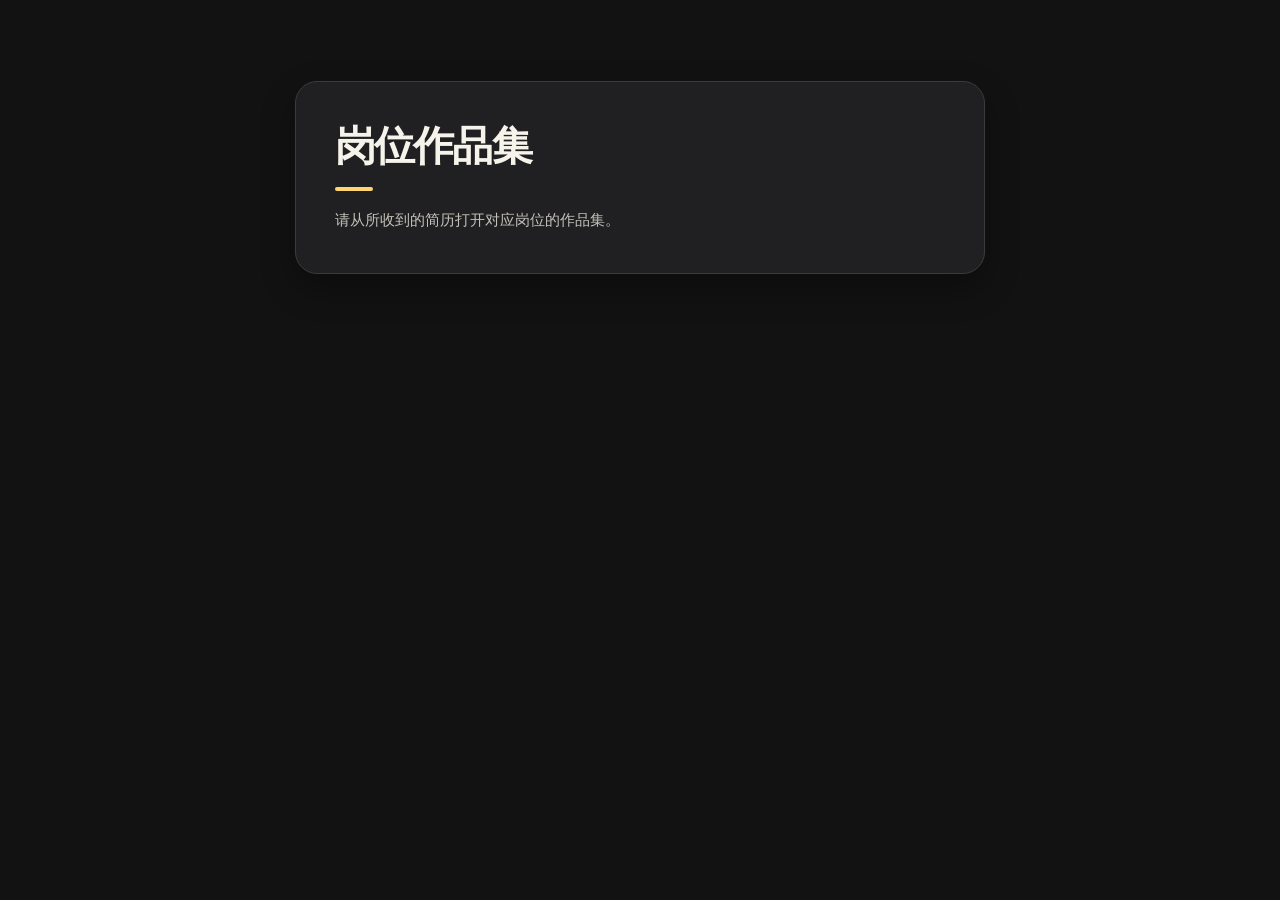
<file: index.html>
<!doctype html>
<html lang="zh-CN"><head><meta charset="utf-8"><meta name="robots" content="noindex,nofollow">
<meta name="viewport" content="width=device-width, initial-scale=1"><link rel="stylesheet" href="assets/vcard.css">
<title>岗位作品集</title></head><body class="preview-directory"><main class="workspace">
<h1 class="view-heading">岗位作品集</h1><p class="intro">请从所收到的简历打开对应岗位的作品集。</p>
</main></body></html>
</file>
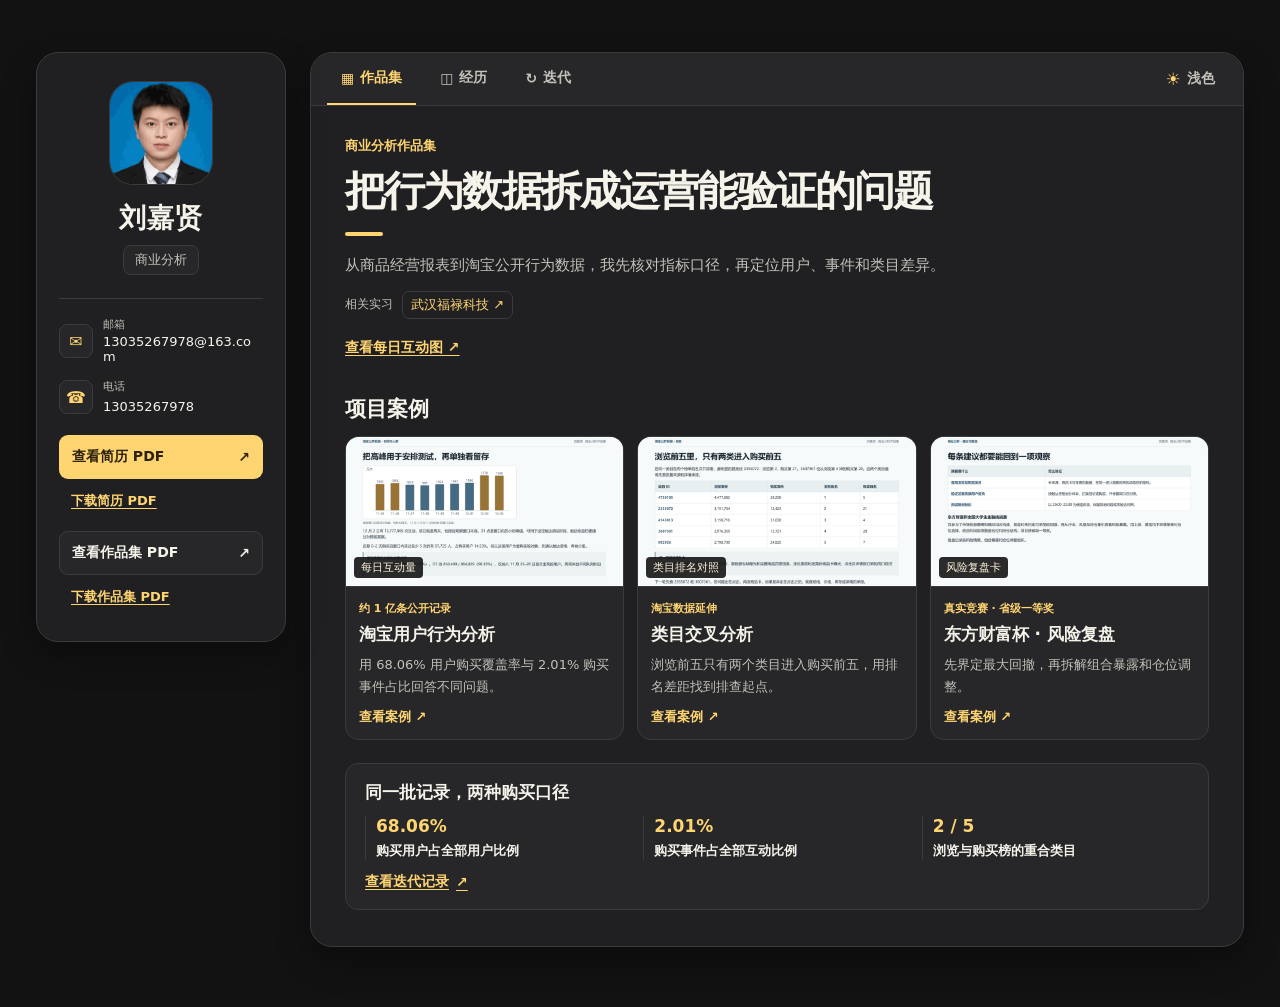
<file: business-analysis/index.html>
<!DOCTYPE html>

<html lang="zh-CN">
<head>
<meta charset="utf-8"/>
<meta content="width=device-width, initial-scale=1" name="viewport"/>
<meta content="noindex,nofollow" name="robots"/>
<meta content="从商品经营报表到淘宝公开行为数据，我先核对指标口径，再定位用户、事件和类目差异。" name="description"/>
<link href="../assets/favicon.svg" rel="icon"/>
<link href="../assets/vcard.css?v=pdf-access-1" rel="stylesheet"/>
<script defer="" src="../assets/vcard.js"></script>
<title>刘嘉贤｜商业分析作品集</title>
</head>
<body>
<a class="skip-link" href="#cases">跳到作品集</a>
<div class="vcard-layout">
<aside aria-label="个人名片" class="profile">
<div class="profile-main">
<img alt="刘嘉贤的证件照" class="portrait" height="104" src="../assets/portrait.png" width="104"/>
<div class="identity"><strong>刘嘉贤</strong><span>商业分析</span></div>
</div>
<div class="profile-body">
<ul class="contact-list">
<li><span aria-hidden="true" class="contact-icon">✉</span><div><span>邮箱</span><a href="mailto:13035267978@163.com">13035267978@163.com</a></div></li>
<li><span aria-hidden="true" class="contact-icon">☎</span><div><span>电话</span><a href="tel:13035267978">13035267978</a></div></li></ul>
<div aria-label="简历与作品集 PDF" class="profile-actions" role="group">
<div class="pdf-actions"><a class="button primary" href="../downloads/liujiaxian-business-analysis-resume.pdf" type="application/pdf">查看简历 PDF<span aria-hidden="true">↗</span></a><a class="pdf-download" href="../downloads/liujiaxian-business-analysis-resume.pdf" download type="application/pdf">下载简历 PDF</a></div>
<div class="pdf-actions"><a class="button secondary" href="../downloads/liujiaxian-business-analysis-portfolio.pdf" type="application/pdf">查看作品集 PDF<span aria-hidden="true">↗</span></a><a class="pdf-download" href="../downloads/liujiaxian-business-analysis-portfolio.pdf" download type="application/pdf">下载作品集 PDF</a></div></div>
</div>
</aside>
<main class="workspace">
<div class="toolbar">
<nav aria-label="作品集导航" class="tabs"><a data-tab="cases" href="#cases"><span aria-hidden="true">▦</span>作品集</a><a data-tab="profile" href="#profile"><span aria-hidden="true">◫</span>经历</a><a data-tab="evidence" href="#evidence"><span aria-hidden="true">↻</span>迭代</a></nav>
<button aria-label="切换为浅色模式" aria-pressed="false" class="theme-toggle" hidden="" type="button"><span aria-hidden="true" data-theme-icon="">☀</span><span data-theme-label="">浅色</span></button>
</div>
<section aria-labelledby="projects-title" class="view" data-view="cases" id="cases">
<p class="role-line">商业分析作品集</p>
<h1 class="view-heading" id="projects-title" tabindex="-1">把行为数据拆成运营能验证的问题</h1>
<p class="intro">从商品经营报表到淘宝公开行为数据，我先核对指标口径，再定位用户、事件和类目差异。</p>
<div class="internship-entry"><span>相关实习</span><a href="#profile">武汉福禄科技 ↗</a></div><a class="case-link featured-analysis" href="#daily-activity">查看每日互动图 ↗</a><h2 class="gallery-heading">项目案例</h2>
<div class="project-grid"><article class="project-card">
<a class="project-link" href="#case-1">
<div class="project-thumb"><img alt="" height="320" src="../assets/case-previews/business-analysis-05.png" width="640"/><span>每日互动量</span></div>
<div class="project-info"><p class="case-context">约 1 亿条公开记录</p><h3>淘宝用户行为分析</h3>
<p class="project-summary">用 68.06% 用户购买覆盖率与 2.01% 购买事件占比回答不同问题。</p>
<span class="project-open">查看案例 <span aria-hidden="true">↗</span></span>
</div>
</a>
</article><article class="project-card">
<a class="project-link" href="#case-2">
<div class="project-thumb"><img alt="" height="320" src="../assets/case-previews/business-analysis-07.png" width="640"/><span>类目排名对照</span></div>
<div class="project-info"><p class="case-context">淘宝数据延伸</p><h3>类目交叉分析</h3>
<p class="project-summary">浏览前五只有两个类目进入购买前五，用排名差距找到排查起点。</p>
<span class="project-open">查看案例 <span aria-hidden="true">↗</span></span>
</div>
</a>
</article><article class="project-card">
<a class="project-link" href="#case-3">
<div class="project-thumb"><img alt="" height="320" src="../assets/case-previews/business-analysis-09.png" width="640"/><span>风险复盘卡</span></div>
<div class="project-info"><p class="case-context">真实竞赛 · 省级一等奖</p><h3>东方财富杯 · 风险复盘</h3>
<p class="project-summary">先界定最大回撤，再拆解组合暴露和仓位调整。</p>
<span class="project-open">查看案例 <span aria-hidden="true">↗</span></span>
</div>
</a>
</article></div>
<section aria-labelledby="highlights-title" class="highlights">
<h2 id="highlights-title">同一批记录，两种购买口径</h2>
<dl><div><dt>68.06%</dt><dd><strong>购买用户占全部用户比例</strong><p>按用户去重，统计窗口内至少买过一次的人。</p></dd></div><div><dt>2.01%</dt><dd><strong>购买事件占全部互动比例</strong><p>以行为条数为分母，回答购买在互动中有多频繁。</p></dd></div><div><dt>2 / 5</dt><dd><strong>浏览与购买榜的重合类目</strong><p>浏览前五只有两个进入购买前五，值得逐类目诊断。</p></dd></div></dl>
<a class="case-link" href="#evidence">查看迭代记录 <span aria-hidden="true">↗</span></a>
</section>
</section>
<section aria-labelledby="profile-title" class="view" data-view="profile" id="profile">
<h2 class="view-heading" id="profile-title" tabindex="-1">相关实习</h2>
<ol class="timeline"><li><time>2024.07–08</time><h3>武汉福禄科技有限公司</h3><p class="experience-job">电商运营实习 · 经营报表</p><p>用 Excel 汇总订单、退款和流量，结合 UV、点击率和转化率识别高流量低转化商品。淘宝案例沿用先核对口径、再定位问题的分析顺序。</p><a class="case-link" href="#case-1">看对应案例 ↗</a></li></ol><div class="education"><h3>教育背景</h3><p>东北大学 · 工商管理硕士在读</p><p>湖北工业大学 · 电子商务本科</p></div>
<a class="case-link" href="../downloads/liujiaxian-business-analysis-resume.pdf" download type="application/pdf">下载完整简历 ↓</a>
</section>
<section aria-labelledby="iteration-title" class="view" data-view="evidence" id="evidence">
<p class="role-line">迭代记录</p>
<h2 class="view-heading" id="iteration-title" tabindex="-1">把购买覆盖率与购买事件占比分开</h2>
<p class="intro">同一窗口内，购买用户占活跃用户的 68.06%，购买事件占全部互动的 2.01%。购买用户数与浏览用户数的比值为 68.33%。我把三个分母并排放，避免把覆盖人数之比读成按顺序发生的转化。</p>
<dl class="iteration-list"><div><dt>68.06%</dt><dd><strong>购买用户占全部用户比例</strong><p>按用户去重，统计窗口内至少买过一次的人。</p></dd></div><div><dt>2.01%</dt><dd><strong>购买事件占全部互动比例</strong><p>以行为条数为分母，回答购买在互动中有多频繁。</p></dd></div><div><dt>2 / 5</dt><dd><strong>浏览与购买榜的重合类目</strong><p>浏览前五只有两个进入购买前五，值得逐类目诊断。</p></dd></div></dl>
<a class="case-link" href="../downloads/liujiaxian-business-analysis-portfolio.pdf" download type="application/pdf">下载完整作品集 ↓</a>
</section>
<article class="case-detail" data-view="case-1" id="case-1">
<a class="back-link" href="#cases"><span aria-hidden="true">←</span> 全部案例</a><header class="story-heading"><p class="case-context">约 1 亿条公开记录</p><h2 class="view-heading" tabindex="-1">淘宝用户行为分析</h2></header><div class="case-background"><strong>经历来源</strong><p>在福禄科技实习时，我用 Excel 汇总订单、退款和流量报表。这个独立项目使用淘宝公开数据，把类似的运营问题扩展到用户、事件和类目三个口径。</p></div>
<div class="story-content">
<dl class="story-steps"><div><dt>问题</dt><dd>一项购买指标很难同时解释有多少人买过、每次互动中有多大比例是购买。</dd></div><div><dt>判断</dt><dd>分别用用户数和行为条数作为分母，先明确观察窗口与异常时间戳规则。</dd></div><div><dt>动作</dt><dd>剔除窗口外 55,576 条记录，复算用户覆盖、行为构成、RF 分层与每日互动。把周末和窗口末端重合的日期单列。</dd></div><div><dt>产物</dt><dd>指标口径、复算脚本和交互图。窗口内购买用户覆盖 68.06%，购买事件占比 2.01%。</dd></div></dl>
<div class="case-actions"><a class="case-link" href="#daily-activity">查看每日互动图<span aria-hidden="true"> ↗</span></a><a class="case-link" href="data/behavior_funnel.csv">下载行为汇总<span aria-hidden="true"> ↗</span></a></div>
</div>
</article><article class="case-detail" data-view="case-2" id="case-2">
<a class="back-link" href="#cases"><span aria-hidden="true">←</span> 全部案例</a><header class="story-heading"><p class="case-context">淘宝数据延伸</p><h2 class="view-heading" tabindex="-1">类目交叉分析</h2></header>
<div class="story-content">
<dl class="story-steps"><div><dt>问题</dt><dd>高浏览类目未必带来同等的购买量，单看曝光排序容易把资源投错。</dd></div><div><dt>判断</dt><dd>用同一窗口并排对照浏览和购买排名，把排名差距作为排查入口。</dd></div><div><dt>动作</dt><dd>构建类目交叉表，圈出高浏览低购买类目，再建议按曝光、点击和详情承接逐层核查。</dd></div><div><dt>产物</dt><dd>浏览前五中仅两个类目进入购买前五。交叉表可供复算，优化效果留待对照实验验证。</dd></div></dl>
<div class="case-actions"><a class="case-link" href="data/category_crosswalk.csv">下载类目交叉表<span aria-hidden="true"> ↗</span></a></div>
</div>
</article><article class="case-detail" data-view="case-3" id="case-3">
<a class="back-link" href="#cases"><span aria-hidden="true">←</span> 全部案例</a><header class="story-heading"><p class="case-context">真实竞赛 · 省级一等奖</p><h2 class="view-heading" tabindex="-1">东方财富杯 · 风险复盘</h2></header>
<div class="story-content">
<dl class="story-steps"><div><dt>问题</dt><dd>模拟组合的收益目标容易压过回撤约束，仓位集中时尤其难判断能承受多少风险。</dd></div><div><dt>判断</dt><dd>先约定回撤边界和持有周期，再看行业、风格及个股暴露。</dd></div><div><dt>动作</dt><dd>参与市场信息整理和模拟组合构建，用上涨、震荡、下跌等情景检查风险来源，再复盘仓位调整。</dd></div><div><dt>产物</dt><dd>省级一等奖及风险复盘卡，呈现目标、暴露、情景与调整的分析路径。</dd></div></dl>
</div>
</article>
<section class="section chart-section" data-view="daily-activity" id="daily-activity">
<div class="section-inner"><a class="back-link" href="#case-1"><span aria-hidden="true">←</span> 淘宝用户行为分析</a>
<div class="chart-card">
<div class="chart-heading">
<div><small>交互图 · 每日互动量</small><h3 tabindex="-1">12 月 2 日跳升，周末与窗口末端同时出现</h3></div>
<p>灰色为工作日，金色为周末。虚线为 9 日均值。</p>
</div>
<div aria-label="每日互动量柱状图" class="chart-canvas" id="daily-chart" role="img"></div>
<details><summary>查看数据表</summary><table><thead><tr><th>日期</th><th>互动量</th><th>活跃用户</th><th>购买率</th></tr></thead><tbody><tr><td>2017-11-25</td><td>10,420,015</td><td>706,641</td><td>18.77%</td></tr><tr><td>2017-11-26</td><td>10,664,602</td><td>715,516</td><td>19.01%</td></tr><tr><td>2017-11-27</td><td>10,101,147</td><td>710,094</td><td>20.69%</td></tr><tr><td>2017-11-28</td><td>9,878,190</td><td>709,257</td><td>19.72%</td></tr><tr><td>2017-11-29</td><td>10,284,073</td><td>718,922</td><td>20.34%</td></tr><tr><td>2017-11-30</td><td>10,447,740</td><td>730,597</td><td>20.00%</td></tr><tr><td>2017-12-01</td><td>10,859,436</td><td>740,139</td><td>18.91%</td></tr><tr><td>2017-12-02</td><td>13,777,869</td><td>970,401</td><td>17.98%</td></tr><tr><td>2017-12-03</td><td>13,662,159</td><td>966,977</td><td>17.91%</td></tr></tbody></table></details>
</div>
<script src="../assets/echarts.min.js"></script>
<script>
const dailyLabels = ["11-25", "11-26", "11-27", "11-28", "11-29", "11-30", "12-01", "12-02", "12-03"];
const dailyValues = [10420015, 10664602, 10101147, 9878190, 10284073, 10447740, 10859436, 13777869, 13662159];
const weekendDays = [true, true, false, false, false, false, false, true, true];
const chart = echarts.init(document.getElementById('daily-chart'), null, {renderer: 'svg'});
const paint = () => {
  const colors = getComputedStyle(document.documentElement);
  const tone = (key) => colors.getPropertyValue(key).trim();
  chart.setOption({
  animationDuration: matchMedia('(prefers-reduced-motion: reduce)').matches ? 0 : 450,
  animationEasing: 'quarticOut',
  aria: {enabled: true},
  grid: {left: 58, right: 24, top: 26, bottom: 42},
  tooltip: {trigger: 'axis', backgroundColor: '#1c1c1a', borderWidth: 0,
    textStyle: {color: '#f0efeb', fontSize: 12},
    formatter: p => `${p[0].axisValue}<br/><b>${Number(p[0].value).toLocaleString()}</b> 次互动`},
  xAxis: {type: 'category', data: dailyLabels, axisTick: {show: false},
    axisLine: {lineStyle: {color: tone('--border')}},
    axisLabel: {color: tone('--muted'), fontSize: 11}},
  yAxis: {type: 'value', splitLine: {lineStyle: {color: tone('--border'), type: 'dashed'}},
    axisLabel: {color: tone('--muted'), fontSize: 11,
      formatter: value => `${Math.round(value / 10000)}万`}},
  series: [{
    type: 'bar',
    barWidth: '52%',
    data: dailyValues.map((value, index) => ({
      value,
      itemStyle: {color: weekendDays[index] ? tone('--accent') : tone('--chart-bar'), borderRadius: [3, 3, 0, 0]}
    })),
    label: {show: true, position: 'top', color: tone('--text'), fontSize: 10,
      formatter: p => `${Math.round(p.value / 10000)}万`},
    markLine: {silent: true, symbol: 'none',
      lineStyle: {color: tone('--accent'), type: 'dashed', width: 1},
      label: {show: true, color: tone('--accent'),
        formatter: p => `9日均值 ${Math.round(p.value / 10000)}万`},
      data: [{yAxis: 11121692.3}]}
  }]
});
};
paint();
new ResizeObserver(() => {
  if (document.getElementById('daily-chart').clientWidth > 0) chart.resize();
}).observe(document.getElementById('daily-chart'));
addEventListener('portfolio-theme', paint);
</script>
</div>
</section>
</main>
</div>
</body>
</html>
</file>
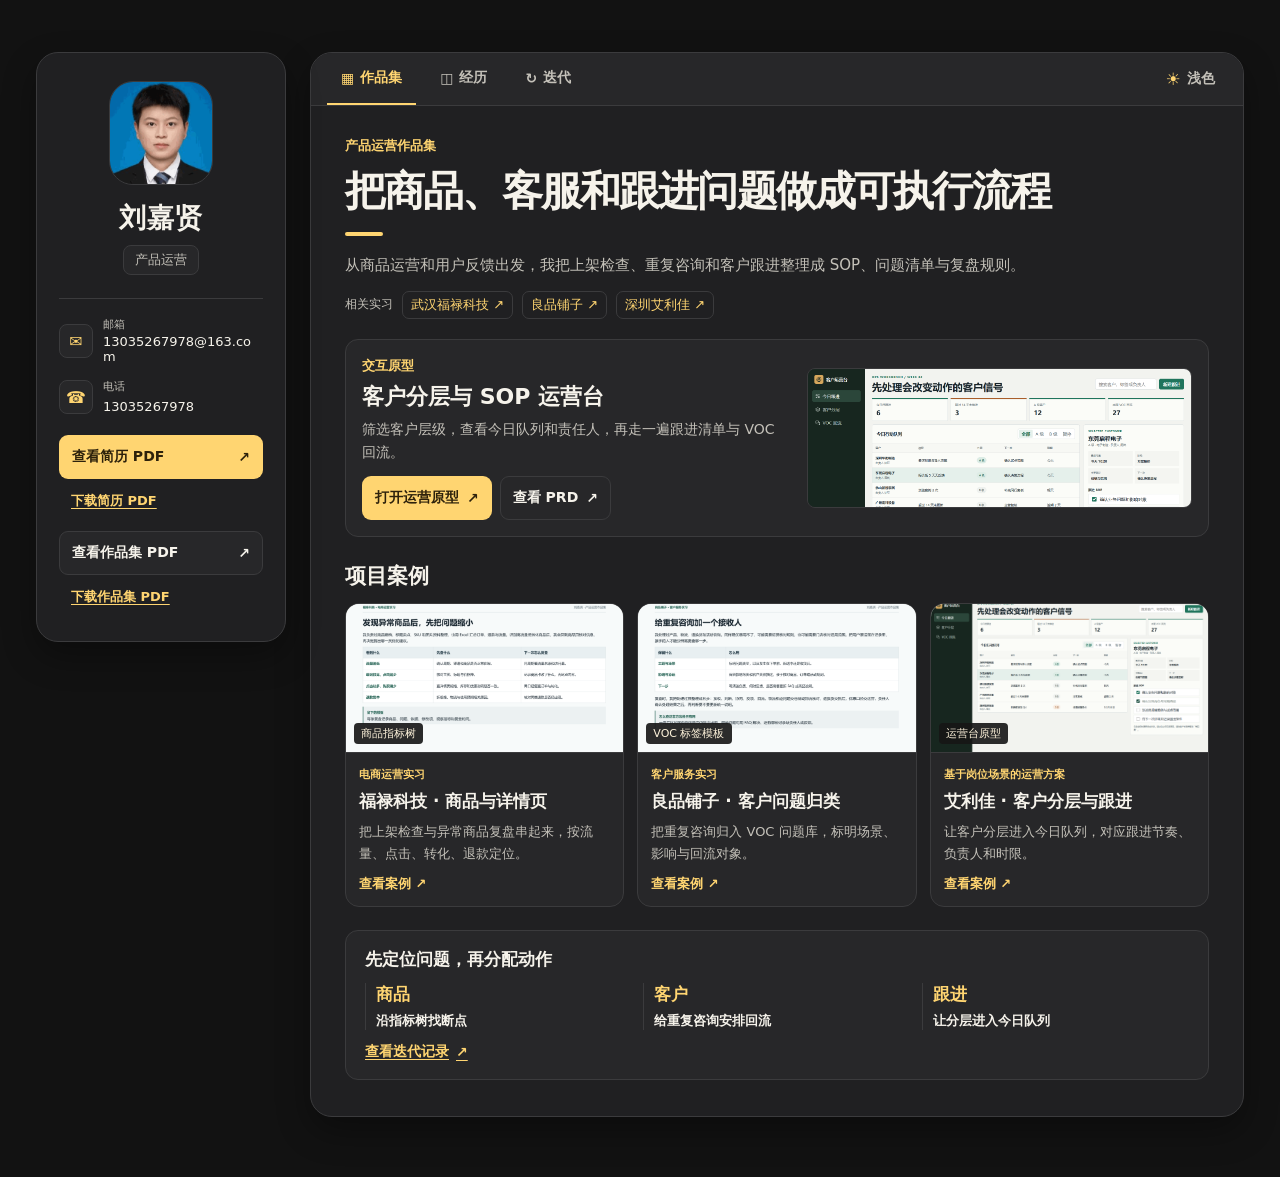
<file: product-operations/index.html>
<!DOCTYPE html>

<html lang="zh-CN">
<head>
<meta charset="utf-8"/>
<meta content="width=device-width, initial-scale=1" name="viewport"/>
<meta content="noindex,nofollow" name="robots"/>
<meta content="从商品运营和用户反馈出发，我把上架检查、重复咨询和客户跟进整理成 SOP、问题清单与复盘规则。" name="description"/>
<link href="../assets/favicon.svg" rel="icon"/>
<link href="../assets/vcard.css?v=pdf-access-1" rel="stylesheet"/>
<script defer="" src="../assets/vcard.js"></script>
<title>刘嘉贤｜产品运营作品集</title>
</head>
<body>
<a class="skip-link" href="#cases">跳到作品集</a>
<div class="vcard-layout">
<aside aria-label="个人名片" class="profile">
<div class="profile-main">
<img alt="刘嘉贤的证件照" class="portrait" height="104" src="../assets/portrait.png" width="104"/>
<div class="identity"><strong>刘嘉贤</strong><span>产品运营</span></div>
</div>
<div class="profile-body">
<ul class="contact-list">
<li><span aria-hidden="true" class="contact-icon">✉</span><div><span>邮箱</span><a href="mailto:13035267978@163.com">13035267978@163.com</a></div></li>
<li><span aria-hidden="true" class="contact-icon">☎</span><div><span>电话</span><a href="tel:13035267978">13035267978</a></div></li></ul>
<div aria-label="简历与作品集 PDF" class="profile-actions" role="group">
<div class="pdf-actions"><a class="button primary" href="../downloads/liujiaxian-product-operations-resume.pdf" type="application/pdf">查看简历 PDF<span aria-hidden="true">↗</span></a><a class="pdf-download" href="../downloads/liujiaxian-product-operations-resume.pdf" download type="application/pdf">下载简历 PDF</a></div>
<div class="pdf-actions"><a class="button secondary" href="../downloads/liujiaxian-product-operations-portfolio.pdf" type="application/pdf">查看作品集 PDF<span aria-hidden="true">↗</span></a><a class="pdf-download" href="../downloads/liujiaxian-product-operations-portfolio.pdf" download type="application/pdf">下载作品集 PDF</a></div></div>
</div>
</aside>
<main class="workspace">
<div class="toolbar">
<nav aria-label="作品集导航" class="tabs"><a data-tab="cases" href="#cases"><span aria-hidden="true">▦</span>作品集</a><a data-tab="profile" href="#profile"><span aria-hidden="true">◫</span>经历</a><a data-tab="evidence" href="#evidence"><span aria-hidden="true">↻</span>迭代</a></nav>
<button aria-label="切换为浅色模式" aria-pressed="false" class="theme-toggle" hidden="" type="button"><span aria-hidden="true" data-theme-icon="">☀</span><span data-theme-label="">浅色</span></button>
</div>
<section aria-labelledby="projects-title" class="view" data-view="cases" id="cases">
<p class="role-line">产品运营作品集</p>
<h1 class="view-heading" id="projects-title" tabindex="-1">把商品、客服和跟进问题做成可执行流程</h1>
<p class="intro">从商品运营和用户反馈出发，我把上架检查、重复咨询和客户跟进整理成 SOP、问题清单与复盘规则。</p>
<div class="internship-entry"><span>相关实习</span><a href="#profile">武汉福禄科技 ↗</a><a href="#profile">良品铺子 ↗</a><a href="#profile">深圳艾利佳 ↗</a></div><section aria-labelledby="featured-demo-title" class="featured-demo">
<div class="demo-copy">
<p class="role-line">交互原型</p><h2 id="featured-demo-title">客户分层与 SOP 运营台</h2>
<p>筛选客户层级，查看今日队列和责任人，再走一遍跟进清单与 VOC 回流。</p>
<div class="demo-actions">
<a class="button primary" href="prototype/index.html">打开运营原型 <span aria-hidden="true">↗</span></a>
<a class="button secondary" href="downloads/product-operations-prd.pdf">查看 PRD <span aria-hidden="true">↗</span></a>
</div>
</div>
<a aria-label="打开运营原型预览" class="demo-visual" href="prototype/index.html"><img alt="" height="340" src="../assets/operations-workbench.png" width="640"/></a>
</section><h2 class="gallery-heading">项目案例</h2>
<div class="project-grid"><article class="project-card">
<a class="project-link" href="#case-1">
<div class="project-thumb"><img alt="" height="320" src="../assets/case-previews/product-operations-04.png" width="640"/><span>商品指标树</span></div>
<div class="project-info"><p class="case-context">电商运营实习</p><h3>福禄科技 · 商品与详情页</h3>
<p class="project-summary">把上架检查与异常商品复盘串起来，按流量、点击、转化、退款定位。</p>
<span class="project-open">查看案例 <span aria-hidden="true">↗</span></span>
</div>
</a>
</article><article class="project-card">
<a class="project-link" href="#case-2">
<div class="project-thumb"><img alt="" height="320" src="../assets/case-previews/product-operations-05.png" width="640"/><span>VOC 标签模板</span></div>
<div class="project-info"><p class="case-context">客户服务实习</p><h3>良品铺子 · 客户问题归类</h3>
<p class="project-summary">把重复咨询归入 VOC 问题库，标明场景、影响与回流对象。</p>
<span class="project-open">查看案例 <span aria-hidden="true">↗</span></span>
</div>
</a>
</article><article class="project-card">
<a class="project-link" href="#case-3">
<div class="project-thumb"><img alt="" height="320" src="../assets/operations-workbench.png" width="640"/><span>运营台原型</span></div>
<div class="project-info"><p class="case-context">基于岗位场景的运营方案</p><h3>艾利佳 · 客户分层与跟进</h3>
<p class="project-summary">让客户分层进入今日队列，对应跟进节奏、负责人和时限。</p>
<span class="project-open">查看案例 <span aria-hidden="true">↗</span></span>
</div>
</a>
</article></div>
<section aria-labelledby="highlights-title" class="highlights">
<h2 id="highlights-title">先定位问题，再分配动作</h2>
<dl><div><dt>商品</dt><dd><strong>沿指标树找断点</strong><p>先区分流量、点击、转化和退款问题，再决定改哪个环节。</p></dd></div><div><dt>客户</dt><dd><strong>给重复咨询安排回流</strong><p>保留原话和发生场景，标明责任人和回流对象。</p></dd></div><div><dt>跟进</dt><dd><strong>让分层进入今日队列</strong><p>A/B/C/D 层级对应跟进节奏、时限和唤醒条件。</p></dd></div></dl>
<a class="case-link" href="#evidence">查看迭代记录 <span aria-hidden="true">↗</span></a>
</section>
</section>
<section aria-labelledby="profile-title" class="view" data-view="profile" id="profile">
<h2 class="view-heading" id="profile-title" tabindex="-1">相关实习</h2>
<ol class="timeline"><li><time>2024.07–08</time><h3>武汉福禄科技有限公司</h3><p class="experience-job">电商运营实习 · 商品运营</p><p>整理上架字段与详情页内容，用订单、退款和流量报表识别异常商品。复盘时明确修改项与观察指标。</p><a class="case-link" href="#case-1">看对应案例 ↗</a></li><li><time>2025.01–02</time><h3>良品铺子</h3><p class="experience-job">客户服务实习 · 用户反馈</p><p>将产品、物流、售后和活动咨询归类，跟进门店、仓库与售后处理进度。案例整理了 VOC 标签和回流清单。</p><a class="case-link" href="#case-2">看对应案例 ↗</a></li><li><time>2026.07–09</time><h3>深圳艾利佳公司</h3><p class="experience-job">销售 · 客户分层与跟进</p><p>记录客户来源、需求与阶段，按优先级安排跟进。基于岗位场景设计运营台原型和 SOP。</p><a class="case-link" href="#case-3">看对应案例 ↗</a></li></ol><div class="education"><h3>教育背景</h3><p>东北大学 · 工商管理硕士在读</p><p>湖北工业大学 · 电子商务本科</p></div>
<a class="case-link" href="../downloads/liujiaxian-product-operations-resume.pdf" download type="application/pdf">下载完整简历 ↓</a>
</section>
<section aria-labelledby="iteration-title" class="view" data-view="evidence" id="evidence">
<p class="role-line">迭代记录</p>
<h2 class="view-heading" id="iteration-title" tabindex="-1">从每周看报表改为逐项追踪</h2>
<p class="intro">异常商品复盘新增问题证据、修改项、观察指标和复查时间。客户运营也用相同方法，把每条问题绑定到责任人、反馈时限和回流对象。</p>
<dl class="iteration-list"><div><dt>商品</dt><dd><strong>沿指标树找断点</strong><p>先区分流量、点击、转化和退款问题，再决定改哪个环节。</p></dd></div><div><dt>客户</dt><dd><strong>给重复咨询安排回流</strong><p>保留原话和发生场景，标明责任人和回流对象。</p></dd></div><div><dt>跟进</dt><dd><strong>让分层进入今日队列</strong><p>A/B/C/D 层级对应跟进节奏、时限和唤醒条件。</p></dd></div></dl>
<a class="case-link" href="../downloads/liujiaxian-product-operations-portfolio.pdf" download type="application/pdf">下载完整作品集 ↓</a>
</section>
<article class="case-detail" data-view="case-1" id="case-1">
<a class="back-link" href="#cases"><span aria-hidden="true">←</span> 全部案例</a><header class="story-heading"><p class="case-context">电商运营实习</p><h2 class="view-heading" tabindex="-1">福禄科技 · 商品与详情页</h2></header><div class="case-background"><strong>经历来源</strong><p>在福禄科技实习时，我负责商品建档与详情页内容整理，并汇总订单、退款和流量数据。异常复盘模板用于记录检查项与复查时间。</p></div>
<div class="story-content">
<dl class="story-steps"><div><dt>问题</dt><dd>商品标题、SKU、图片和详情内容容易不一致，周报中的异常还要逐项回查。</dd></div><div><dt>判断</dt><dd>先统一上架口径，再沿流量、点击、转化和退款拆原因。高曝光低点击优先查商品卡，高点击低转化优先查详情和库存。</dd></div><div><dt>动作</dt><dd>梳理上架字段，结合订单、退款和流量定位异常，为每项修改记录假设、观察指标和复查时间。</dd></div><div><dt>产物</dt><dd>商品运营检查表、四层指标树和异常商品复盘模板。</dd></div></dl>
</div>
</article><article class="case-detail" data-view="case-2" id="case-2">
<a class="back-link" href="#cases"><span aria-hidden="true">←</span> 全部案例</a><header class="story-heading"><p class="case-context">客户服务实习</p><h2 class="view-heading" tabindex="-1">良品铺子 · 客户问题归类</h2></header><div class="case-background"><strong>经历来源</strong><p>在良品铺子实习时，我处理商品、物流、售后与活动咨询，跟进跨部门处理进度。VOC 标签与服务 SOP 是对重复问题的整理。</p></div>
<div class="story-content">
<dl class="story-steps"><div><dt>问题</dt><dd>商品、物流、退换货与活动咨询反复出现，处理一条咨询后，同类问题还会回到客服。</dd></div><div><dt>判断</dt><dd>把重复咨询按主题、场景和影响归类，保留用户原话，并把问题送回能修改信息或规则的团队。</dd></div><div><dt>动作</dt><dd>把接收、判断、协同、反馈、回流做成五步。按周整理问题，区分哪些应更新 FAQ、哪些要改商品信息或跟进物流。</dd></div><div><dt>产物</dt><dd>VOC 模板记录主题、场景、影响、客户原话和下一步。服务 SOP 依次明确接收、判断、协同、反馈和回流，便于复查重复咨询与未闭环项。</dd></div></dl>
</div>
</article><article class="case-detail" data-view="case-3" id="case-3">
<a class="back-link" href="#cases"><span aria-hidden="true">←</span> 全部案例</a><header class="story-heading"><p class="case-context">基于岗位场景的运营方案</p><h2 class="view-heading" tabindex="-1">艾利佳 · 客户分层与跟进</h2></header><div class="case-background"><strong>经历来源</strong><p>艾利佳销售岗位涉及客户分层和跟进记录。我将这些工作动作转成运营台原型与试点计划。</p></div>
<div class="story-content">
<dl class="story-steps"><div><dt>问题</dt><dd>不同来源和阶段的客户并行跟进，只靠意向标签容易漏掉到期动作。</dd></div><div><dt>判断</dt><dd>客户分层要能直接决定联系频率、负责人和唤醒条件，才能进入每日工作。</dd></div><div><dt>动作</dt><dd>将 A/B/C/D 层级、逾期与停滞放进同一待办队列，把客户详情、跟进清单和 VOC 回流串到同一个原型。</dd></div><div><dt>产物</dt><dd>运营台原型、10 页 PRD 和 30 天试点计划。拟由 3 至 5 位销售验证字段完整率和下一步覆盖率。</dd></div></dl>
<div class="case-actions"><a class="case-link" href="prototype/index.html">打开运营原型<span aria-hidden="true"> ↗</span></a><a class="case-link" href="downloads/product-operations-prd.pdf">查看运营 PRD<span aria-hidden="true"> ↗</span></a></div>
<figure class="case-figure"><a href="prototype/index.html"><img alt="运营台原型：今日队列、客户详情与 SOP 清单" loading="lazy" src="../assets/operations-workbench.png"/></a><figcaption>运营台原型：今日队列、客户详情与 SOP 清单（示例数据）</figcaption></figure>
</div>
</article>
</main>
</div>
</body>
</html>
</file>
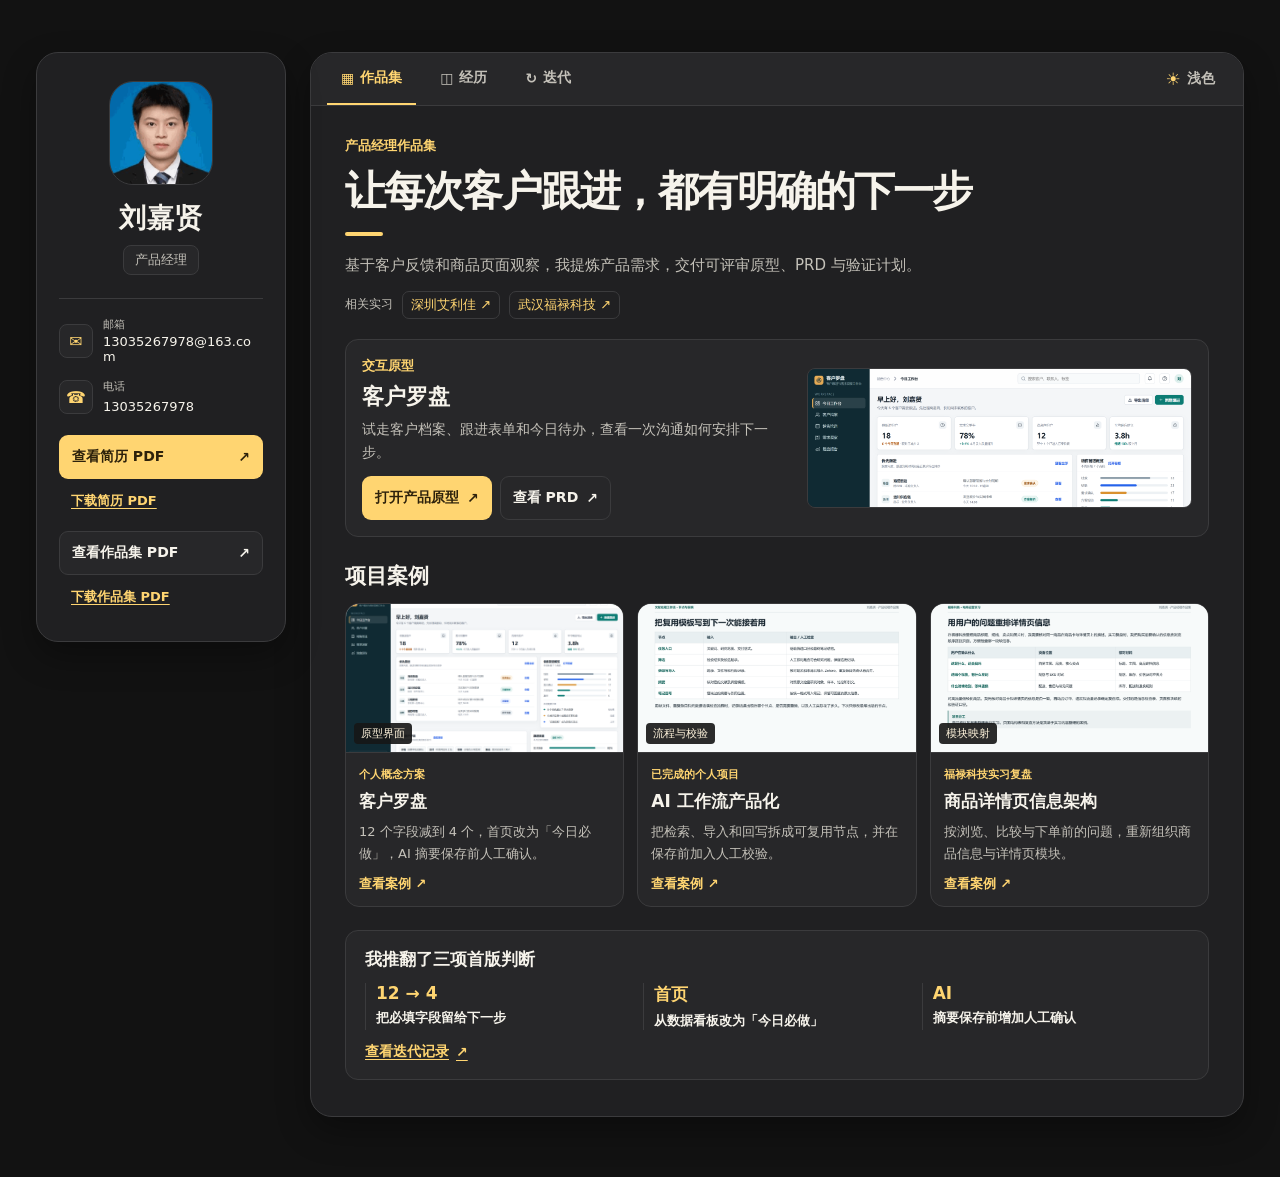
<file: product/index.html>
<!DOCTYPE html>

<html lang="zh-CN">
<head>
<meta charset="utf-8"/>
<meta content="width=device-width, initial-scale=1" name="viewport"/>
<meta content="noindex,nofollow" name="robots"/>
<meta content="基于客户反馈和商品页面观察，我提炼产品需求，交付可评审原型、PRD 与验证计划。" name="description"/>
<link href="../assets/favicon.svg" rel="icon"/>
<link href="../assets/vcard.css?v=pdf-access-1" rel="stylesheet"/>
<script defer="" src="../assets/vcard.js"></script>
<title>刘嘉贤｜产品经理作品集</title>
</head>
<body>
<a class="skip-link" href="#cases">跳到作品集</a>
<div class="vcard-layout">
<aside aria-label="个人名片" class="profile">
<div class="profile-main">
<img alt="刘嘉贤的证件照" class="portrait" height="104" src="../assets/portrait.png" width="104"/>
<div class="identity"><strong>刘嘉贤</strong><span>产品经理</span></div>
</div>
<div class="profile-body">
<ul class="contact-list">
<li><span aria-hidden="true" class="contact-icon">✉</span><div><span>邮箱</span><a href="mailto:13035267978@163.com">13035267978@163.com</a></div></li>
<li><span aria-hidden="true" class="contact-icon">☎</span><div><span>电话</span><a href="tel:13035267978">13035267978</a></div></li></ul>
<div aria-label="简历与作品集 PDF" class="profile-actions" role="group">
<div class="pdf-actions"><a class="button primary" href="../downloads/liujiaxian-product-manager-resume.pdf" type="application/pdf">查看简历 PDF<span aria-hidden="true">↗</span></a><a class="pdf-download" href="../downloads/liujiaxian-product-manager-resume.pdf" download type="application/pdf">下载简历 PDF</a></div>
<div class="pdf-actions"><a class="button secondary" href="../downloads/liujiaxian-product-manager-portfolio.pdf" type="application/pdf">查看作品集 PDF<span aria-hidden="true">↗</span></a><a class="pdf-download" href="../downloads/liujiaxian-product-manager-portfolio.pdf" download type="application/pdf">下载作品集 PDF</a></div></div>
</div>
</aside>
<main class="workspace">
<div class="toolbar">
<nav aria-label="作品集导航" class="tabs"><a data-tab="cases" href="#cases"><span aria-hidden="true">▦</span>作品集</a><a data-tab="profile" href="#profile"><span aria-hidden="true">◫</span>经历</a><a data-tab="evidence" href="#evidence"><span aria-hidden="true">↻</span>迭代</a></nav>
<button aria-label="切换为浅色模式" aria-pressed="false" class="theme-toggle" hidden="" type="button"><span aria-hidden="true" data-theme-icon="">☀</span><span data-theme-label="">浅色</span></button>
</div>
<section aria-labelledby="projects-title" class="view" data-view="cases" id="cases">
<p class="role-line">产品经理作品集</p>
<h1 class="view-heading" id="projects-title" tabindex="-1">让每次客户跟进，都有明确的下一步</h1>
<p class="intro">基于客户反馈和商品页面观察，我提炼产品需求，交付可评审原型、PRD 与验证计划。</p>
<div class="internship-entry"><span>相关实习</span><a href="#profile">深圳艾利佳 ↗</a><a href="#profile">武汉福禄科技 ↗</a></div><section aria-labelledby="featured-demo-title" class="featured-demo">
<div class="demo-copy">
<p class="role-line">交互原型</p><h2 id="featured-demo-title">客户罗盘</h2>
<p>试走客户档案、跟进表单和今日待办，查看一次沟通如何安排下一步。</p>
<div class="demo-actions">
<a class="button primary" href="prototype/index.html">打开产品原型 <span aria-hidden="true">↗</span></a>
<a class="button secondary" href="downloads/liujiaxian-product-prd-v3.pdf">查看 PRD <span aria-hidden="true">↗</span></a>
</div>
</div>
<a aria-label="打开产品原型预览" class="demo-visual" href="prototype/index.html"><img alt="" height="340" src="screens/01_今日工作台.png" width="640"/></a>
</section><h2 class="gallery-heading">项目案例</h2>
<div class="project-grid"><article class="project-card">
<a class="project-link" href="#case-1">
<div class="project-thumb"><img alt="" height="320" src="screens/01_今日工作台.png" width="640"/><span>原型界面</span></div>
<div class="project-info"><p class="case-context">个人概念方案</p><h3>客户罗盘</h3>
<p class="project-summary">12 个字段减到 4 个，首页改为「今日必做」，AI 摘要保存前人工确认。</p>
<span class="project-open">查看案例 <span aria-hidden="true">↗</span></span>
</div>
</a>
</article><article class="project-card">
<a class="project-link" href="#case-2">
<div class="project-thumb"><img alt="" height="320" src="../assets/case-previews/product-06.png" width="640"/><span>流程与校验</span></div>
<div class="project-info"><p class="case-context">已完成的个人项目</p><h3>AI 工作流产品化</h3>
<p class="project-summary">把检索、导入和回写拆成可复用节点，并在保存前加入人工校验。</p>
<span class="project-open">查看案例 <span aria-hidden="true">↗</span></span>
</div>
</a>
</article><article class="project-card">
<a class="project-link" href="#case-3">
<div class="project-thumb"><img alt="" height="320" src="../assets/case-previews/product-07.png" width="640"/><span>模块映射</span></div>
<div class="project-info"><p class="case-context">福禄科技实习复盘</p><h3>商品详情页信息架构</h3>
<p class="project-summary">按浏览、比较与下单前的问题，重新组织商品信息与详情页模块。</p>
<span class="project-open">查看案例 <span aria-hidden="true">↗</span></span>
</div>
</a>
</article></div>
<section aria-labelledby="highlights-title" class="highlights">
<h2 id="highlights-title">我推翻了三项首版判断</h2>
<dl><div><dt>12 → 4</dt><dd><strong>把必填字段留给下一步</strong><p>压缩为四个动作字段，其余信息折叠，降低首次录入负担。</p></dd></div><div><dt>首页</dt><dd><strong>从数据看板改为「今日必做」</strong><p>先显示到期任务、停滞提醒和高意向客户，让销售知道今天联系谁。</p></dd></div><div><dt>AI</dt><dd><strong>摘要保存前增加人工确认</strong><p>摘要只引用已有记录，由销售核对后再保存。</p></dd></div></dl>
<a class="case-link" href="#evidence">查看迭代记录 <span aria-hidden="true">↗</span></a>
</section>
</section>
<section aria-labelledby="profile-title" class="view" data-view="profile" id="profile">
<h2 class="view-heading" id="profile-title" tabindex="-1">相关实习</h2>
<ol class="timeline"><li><time>2026.07–09</time><h3>深圳艾利佳公司</h3><p class="experience-job">销售 · 客户需求整理</p><p>记录业务场景、高频异议和跟进动作，将反馈按功能、价格、交付和服务分类。客户罗盘由此提炼需求并独立完成原型。</p><a class="case-link" href="#case-1">看对应案例 ↗</a></li><li><time>2024.07–08</time><h3>武汉福禄科技有限公司</h3><p class="experience-job">电商运营实习 · 详情页信息</p><p>核对商品建档、SKU 和图片资料，将浏览、比较与下单前的用户问题映射到详情页模块。</p><a class="case-link" href="#case-3">看对应案例 ↗</a></li></ol><div class="education"><h3>教育背景</h3><p>东北大学 · 工商管理硕士在读</p><p>湖北工业大学 · 电子商务本科</p></div>
<a class="case-link" href="../downloads/liujiaxian-product-manager-resume.pdf" download type="application/pdf">下载完整简历 ↓</a>
</section>
<section aria-labelledby="iteration-title" class="view" data-view="evidence" id="evidence">
<p class="role-line">迭代记录</p>
<h2 class="view-heading" id="iteration-title" tabindex="-1">从录入表单改成行动工具</h2>
<p class="intro">下一轮计划访谈 5 至 8 位销售，做三轮原型测试，再用两周小范围试点观察录入、下一步覆盖和逾期跟进。客户罗盘目前为个人概念方案。 试点先看字段完整率、下一步覆盖率与逾期跟进。成交率还会受到价格、销售执行和交付条件影响。</p>
<dl class="iteration-list"><div><dt>12 → 4</dt><dd><strong>把必填字段留给下一步</strong><p>压缩为四个动作字段，其余信息折叠，降低首次录入负担。</p></dd></div><div><dt>首页</dt><dd><strong>从数据看板改为「今日必做」</strong><p>先显示到期任务、停滞提醒和高意向客户，让销售知道今天联系谁。</p></dd></div><div><dt>AI</dt><dd><strong>摘要保存前增加人工确认</strong><p>摘要只引用已有记录，由销售核对后再保存。</p></dd></div></dl>
<a class="case-link" href="../downloads/liujiaxian-product-manager-portfolio.pdf" download type="application/pdf">下载完整作品集 ↓</a>
</section>
<article class="case-detail" data-view="case-1" id="case-1">
<a class="back-link" href="#cases"><span aria-hidden="true">←</span> 全部案例</a><header class="story-heading"><p class="case-context">个人概念方案</p><h2 class="view-heading" tabindex="-1">客户罗盘</h2></header><div class="case-background"><strong>经历来源</strong><p>在艾利佳销售岗位，我整理客户需求与异议，并用 Excel 记录阶段和跟进动作。客户罗盘是从这些观察延伸出的个人概念方案。</p></div>
<div class="story-content">
<dl class="story-steps"><div><dt>问题</dt><dd>跟进散落在聊天、电话与 Excel 里，销售回看记录后还要判断谁来跟、何时跟。</dd></div><div><dt>判断</dt><dd>首版先验证记录能否带来行动。完整 CRM 的迁移、培训和权限会拖长验证周期。</dd></div><div><dt>动作</dt><dd>把客户、跟进、下一步、管道做成四个核心模块。保存跟进时带出下一步与到期时间，首页按待办优先级组织。</dd></div><div><dt>产物</dt><dd>可点击原型、10 页 PRD、核心流程和测试计划。录入时长、字段完整率与下一步覆盖率纳入拟议试点。</dd></div></dl>
<div class="case-actions"><a class="case-link" href="prototype/index.html">打开产品原型<span aria-hidden="true"> ↗</span></a><a class="case-link" href="downloads/liujiaxian-product-prd-v3.pdf">查看 PRD<span aria-hidden="true"> ↗</span></a></div>
<figure class="case-figure"><a href="prototype/index.html"><img alt="客户罗盘原型：到期任务、停滞提醒与高意向客户" loading="lazy" src="screens/01_今日工作台.png"/></a><figcaption>客户罗盘原型：到期任务、停滞提醒与高意向客户（示例数据）</figcaption></figure>
</div>
</article><article class="case-detail" data-view="case-2" id="case-2">
<a class="back-link" href="#cases"><span aria-hidden="true">←</span> 全部案例</a><header class="story-heading"><p class="case-context">已完成的个人项目</p><h2 class="view-heading" tabindex="-1">AI 工作流产品化</h2></header>
<div class="story-content">
<dl class="story-steps"><div><dt>问题</dt><dd>检索、下载、导入、摘要和回写靠临时提示词串联，步骤容易漏，异常也难定位。</dd></div><div><dt>判断</dt><dd>先标准化每一步的输入和输出。文献取舍与引文核验交给人，模型负责整理和摘要。</dd></div><div><dt>动作</dt><dd>把流程拆成五个节点，统一命名和元数据，处理缺件、重复记录和错误元数据，并在摘要回写前设复核点。</dd></div><div><dt>产物</dt><dd>可复用模板、操作说明与异常处理清单。下一轮计划用十个异常样例记录重试次数与复核耗时。</dd></div></dl>
</div>
</article><article class="case-detail" data-view="case-3" id="case-3">
<a class="back-link" href="#cases"><span aria-hidden="true">←</span> 全部案例</a><header class="story-heading"><p class="case-context">福禄科技实习复盘</p><h2 class="view-heading" tabindex="-1">商品详情页信息架构</h2></header><div class="case-background"><strong>经历来源</strong><p>在福禄科技电商运营实习中，我整理商品标题、规格、卖点和详情页资料。下面的模块映射来自对这段实习的复盘。</p></div>
<div class="story-content">
<dl class="story-steps"><div><dt>问题</dt><dd>标题、SKU、库存、图片与详情文案分属不同环节，用户浏览到下单时可能遇到不一致的信息。</dd></div><div><dt>判断</dt><dd>按用户的浏览、比较、决策顺序组织内容，再用订单、退款和流量定位具体问题。</dd></div><div><dt>动作</dt><dd>把主图与核心卖点放在首屏，把规格与 SKU 放在比较区，把配送、退换与常见问题放进决策区。</dd></div><div><dt>产物</dt><dd>商品信息检查表、详情页模块映射和异常商品复盘模板，供运营判断先查主图、卖点还是详情承接。</dd></div></dl>
</div>
</article>
</main>
</div>
</body>
</html>
</file>
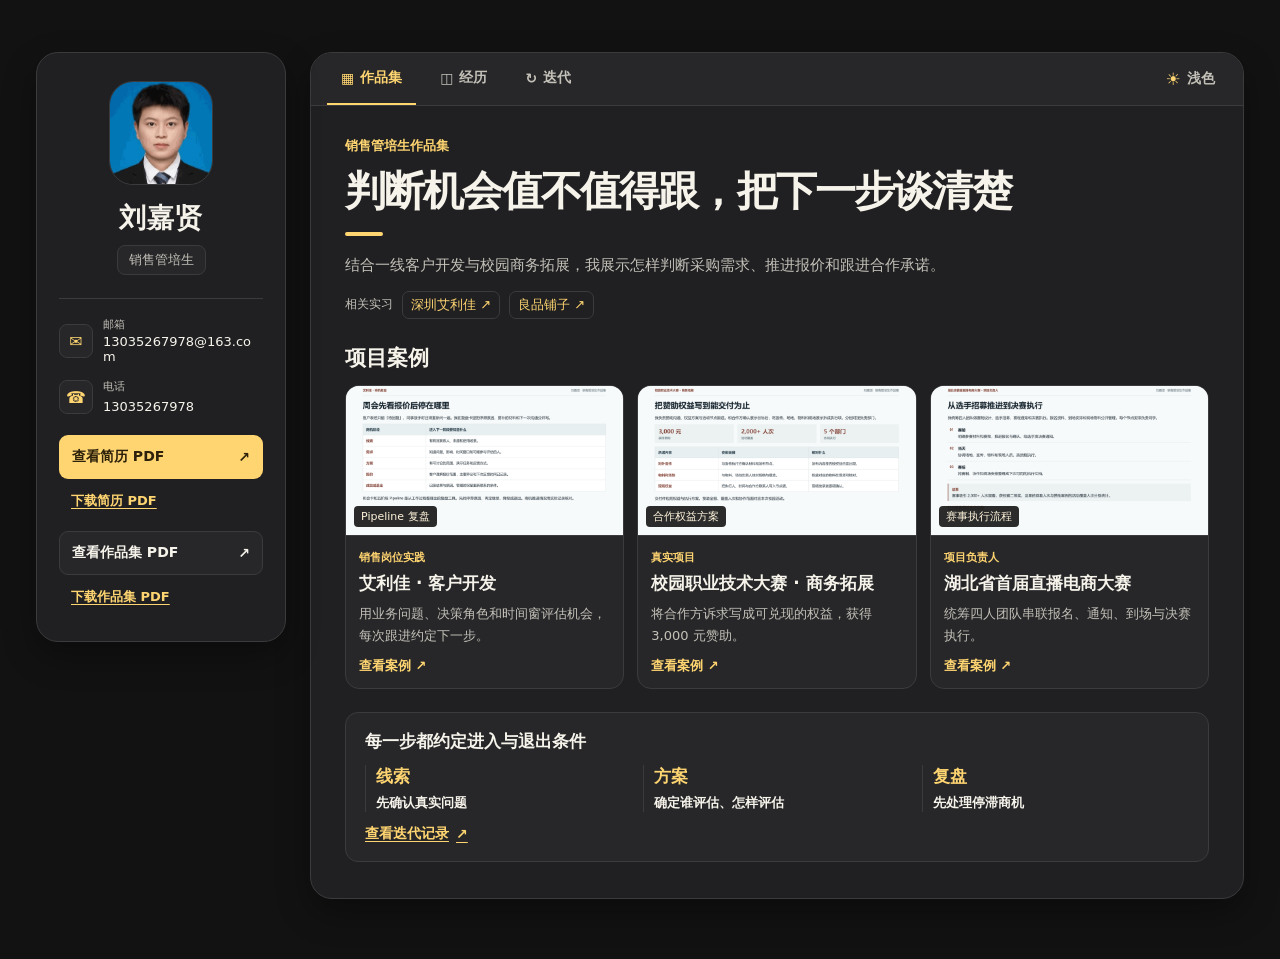
<file: sales/index.html>
<!DOCTYPE html>

<html lang="zh-CN">
<head>
<meta charset="utf-8"/>
<meta content="width=device-width, initial-scale=1" name="viewport"/>
<meta content="noindex,nofollow" name="robots"/>
<meta content="结合一线客户开发与校园商务拓展，我展示怎样判断采购需求、推进报价和跟进合作承诺。" name="description"/>
<link href="../assets/favicon.svg" rel="icon"/>
<link href="../assets/vcard.css?v=pdf-access-1" rel="stylesheet"/>
<script defer="" src="../assets/vcard.js"></script>
<title>刘嘉贤｜销售管培生作品集</title>
</head>
<body>
<a class="skip-link" href="#cases">跳到作品集</a>
<div class="vcard-layout">
<aside aria-label="个人名片" class="profile">
<div class="profile-main">
<img alt="刘嘉贤的证件照" class="portrait" height="104" src="../assets/portrait.png" width="104"/>
<div class="identity"><strong>刘嘉贤</strong><span>销售管培生</span></div>
</div>
<div class="profile-body">
<ul class="contact-list">
<li><span aria-hidden="true" class="contact-icon">✉</span><div><span>邮箱</span><a href="mailto:13035267978@163.com">13035267978@163.com</a></div></li>
<li><span aria-hidden="true" class="contact-icon">☎</span><div><span>电话</span><a href="tel:13035267978">13035267978</a></div></li></ul>
<div aria-label="简历与作品集 PDF" class="profile-actions" role="group">
<div class="pdf-actions"><a class="button primary" href="../downloads/liujiaxian-sales-resume.pdf" type="application/pdf">查看简历 PDF<span aria-hidden="true">↗</span></a><a class="pdf-download" href="../downloads/liujiaxian-sales-resume.pdf" download type="application/pdf">下载简历 PDF</a></div>
<div class="pdf-actions"><a class="button secondary" href="../downloads/liujiaxian-sales-portfolio.pdf" type="application/pdf">查看作品集 PDF<span aria-hidden="true">↗</span></a><a class="pdf-download" href="../downloads/liujiaxian-sales-portfolio.pdf" download type="application/pdf">下载作品集 PDF</a></div></div>
</div>
</aside>
<main class="workspace">
<div class="toolbar">
<nav aria-label="作品集导航" class="tabs"><a data-tab="cases" href="#cases"><span aria-hidden="true">▦</span>作品集</a><a data-tab="profile" href="#profile"><span aria-hidden="true">◫</span>经历</a><a data-tab="evidence" href="#evidence"><span aria-hidden="true">↻</span>迭代</a></nav>
<button aria-label="切换为浅色模式" aria-pressed="false" class="theme-toggle" hidden="" type="button"><span aria-hidden="true" data-theme-icon="">☀</span><span data-theme-label="">浅色</span></button>
</div>
<section aria-labelledby="projects-title" class="view" data-view="cases" id="cases">
<p class="role-line">销售管培生作品集</p>
<h1 class="view-heading" id="projects-title" tabindex="-1">判断机会值不值得跟，把下一步谈清楚</h1>
<p class="intro">结合一线客户开发与校园商务拓展，我展示怎样判断采购需求、推进报价和跟进合作承诺。</p>
<div class="internship-entry"><span>相关实习</span><a href="#profile">深圳艾利佳 ↗</a><a href="#profile">良品铺子 ↗</a></div><h2 class="gallery-heading">项目案例</h2>
<div class="project-grid"><article class="project-card">
<a class="project-link" href="#case-1">
<div class="project-thumb"><img alt="" height="320" src="../assets/case-previews/sales-04.png" width="640"/><span>Pipeline 复盘</span></div>
<div class="project-info"><p class="case-context">销售岗位实践</p><h3>艾利佳 · 客户开发</h3>
<p class="project-summary">用业务问题、决策角色和时间窗评估机会，每次跟进约定下一步。</p>
<span class="project-open">查看案例 <span aria-hidden="true">↗</span></span>
</div>
</a>
</article><article class="project-card">
<a class="project-link" href="#case-2">
<div class="project-thumb"><img alt="" height="320" src="../assets/case-previews/sales-05.png" width="640"/><span>合作权益方案</span></div>
<div class="project-info"><p class="case-context">真实项目</p><h3>校园职业技术大赛 · 商务拓展</h3>
<p class="project-summary">将合作方诉求写成可兑现的权益，获得 3,000 元赞助。</p>
<span class="project-open">查看案例 <span aria-hidden="true">↗</span></span>
</div>
</a>
</article><article class="project-card">
<a class="project-link" href="#case-3">
<div class="project-thumb"><img alt="" height="320" src="../assets/case-previews/sales-06.png" width="640"/><span>赛事执行流程</span></div>
<div class="project-info"><p class="case-context">项目负责人</p><h3>湖北省首届直播电商大赛</h3>
<p class="project-summary">统筹四人团队串联报名、通知、到场与决赛执行。</p>
<span class="project-open">查看案例 <span aria-hidden="true">↗</span></span>
</div>
</a>
</article></div>
<section aria-labelledby="highlights-title" class="highlights">
<h2 id="highlights-title">每一步都约定进入与退出条件</h2>
<dl><div><dt>线索</dt><dd><strong>先确认真实问题</strong><p>核对联系人、使用场景、时间窗口和负责方。</p></dd></div><div><dt>方案</dt><dd><strong>确定谁评估、怎样评估</strong><p>在投入演示和报价前，核对决策角色、成功标准与反馈时间。</p></dd></div><div><dt>复盘</dt><dd><strong>先处理停滞商机</strong><p>记录阻塞点、下一步和到期日，再决定继续、降级或退出。</p></dd></div></dl>
<a class="case-link" href="#evidence">查看迭代记录 <span aria-hidden="true">↗</span></a>
</section>
</section>
<section aria-labelledby="profile-title" class="view" data-view="profile" id="profile">
<h2 class="view-heading" id="profile-title" tabindex="-1">相关实习</h2>
<ol class="timeline"><li><time>2026.07–09</time><h3>深圳艾利佳公司</h3><p class="experience-job">销售 · 客户开发与报价跟进</p><p>通过电话、线上与线下触达了解采购需求，说明报价与常见异议，用 Excel 记录跟进阶段和下一步。</p><a class="case-link" href="#case-1">看对应案例 ↗</a></li><li><time>2025.01–02</time><h3>良品铺子</h3><p class="experience-job">客户服务实习 · 客户沟通</p><p>处理售前咨询、物流与退换货，跟进跨部门处理结果，沉淀常见异议和回应口径。</p></li></ol><div class="education"><h3>教育背景</h3><p>东北大学 · 工商管理硕士在读</p><p>湖北工业大学 · 电子商务本科</p></div>
<a class="case-link" href="../downloads/liujiaxian-sales-resume.pdf" download type="application/pdf">下载完整简历 ↓</a>
</section>
<section aria-labelledby="iteration-title" class="view" data-view="evidence" id="evidence">
<p class="role-line">迭代记录</p>
<h2 class="view-heading" id="iteration-title" tabindex="-1">从记得回访改为确认推进条件</h2>
<p class="intro">机会卡增加决策角色、异议、下一步和到期日。周会先看停滞及退出原因，再看新增机会，让跟进投入有依据。</p>
<dl class="iteration-list"><div><dt>线索</dt><dd><strong>先确认真实问题</strong><p>核对联系人、使用场景、时间窗口和负责方。</p></dd></div><div><dt>方案</dt><dd><strong>确定谁评估、怎样评估</strong><p>在投入演示和报价前，核对决策角色、成功标准与反馈时间。</p></dd></div><div><dt>复盘</dt><dd><strong>先处理停滞商机</strong><p>记录阻塞点、下一步和到期日，再决定继续、降级或退出。</p></dd></div></dl>
<a class="case-link" href="../downloads/liujiaxian-sales-portfolio.pdf" download type="application/pdf">下载完整作品集 ↓</a>
</section>
<article class="case-detail" data-view="case-1" id="case-1">
<a class="back-link" href="#cases"><span aria-hidden="true">←</span> 全部案例</a><header class="story-heading"><p class="case-context">销售岗位实践</p><h2 class="view-heading" tabindex="-1">艾利佳 · 客户开发</h2></header><div class="case-background"><strong>经历来源</strong><p>在艾利佳销售岗位，我负责客户触达、需求沟通、报价说明和后续跟进。机会卡和 Pipeline 复盘流程来自对这些工作步骤的整理。</p></div>
<div class="story-content">
<dl class="story-steps"><div><dt>问题</dt><dd>多渠道客户并行，咨询热度和真实采购进度容易混在一起。</dd></div><div><dt>判断</dt><dd>用业务问题、影响、决策角色和时间窗口判断投入程度。报价后重点确认卡在哪个决策环节。</dd></div><div><dt>动作</dt><dd>电话和线上确认使用场景、采购条件与异议，跟进报价，并协同库存、物流和售后。复盘时把停滞原因与下一步写入机会卡。</dd></div><div><dt>产物</dt><dd>客户机会卡、五阶段 Pipeline 和周度复盘顺序，便于检查该继续、降级还是退出。</dd></div></dl>
</div>
</article><article class="case-detail" data-view="case-2" id="case-2">
<a class="back-link" href="#cases"><span aria-hidden="true">←</span> 全部案例</a><header class="story-heading"><p class="case-context">真实项目</p><h2 class="view-heading" tabindex="-1">校园职业技术大赛 · 商务拓展</h2></header>
<div class="story-content">
<dl class="story-steps"><div><dt>问题</dt><dd>活动需要经费，合作方需要明确展示资源、触达受众和执行节点。</dd></div><div><dt>判断</dt><dd>先确认对方看重的权益，再把展示、宣传与现场资源写成可兑现的安排。</dd></div><div><dt>动作</dt><dd>整理合作方诉求和分级权益，协调五个部门推进物料、场地和宣传，并记录每项承诺的交付节点。</dd></div><div><dt>产物</dt><dd>获得 3,000 元赞助，活动覆盖 2,000+ 人次，形成权益与执行方案。</dd></div></dl>
</div>
</article><article class="case-detail" data-view="case-3" id="case-3">
<a class="back-link" href="#cases"><span aria-hidden="true">←</span> 全部案例</a><header class="story-heading"><p class="case-context">项目负责人</p><h2 class="view-heading" tabindex="-1">湖北省首届直播电商大赛</h2></header>
<div class="story-content">
<dl class="story-steps"><div><dt>问题</dt><dd>选手从报名到参赛、再到决赛，中间任何一次沟通遗漏都可能影响到场。</dd></div><div><dt>判断</dt><dd>把报名、通知、到场和现场执行串成一条流程，为关键节点安排责任人。</dd></div><div><dt>动作</dt><dd>统筹四人团队设计赛制、推进招募、通知赛程并协调决赛执行，整理报名与现场流程供复盘。</dd></div><div><dt>产物</dt><dd>校赛二等奖、2,000+ 人次观看，以及可复用的赛事执行和复盘材料。</dd></div></dl>
</div>
</article>
</main>
</div>
</body>
</html>
</file>
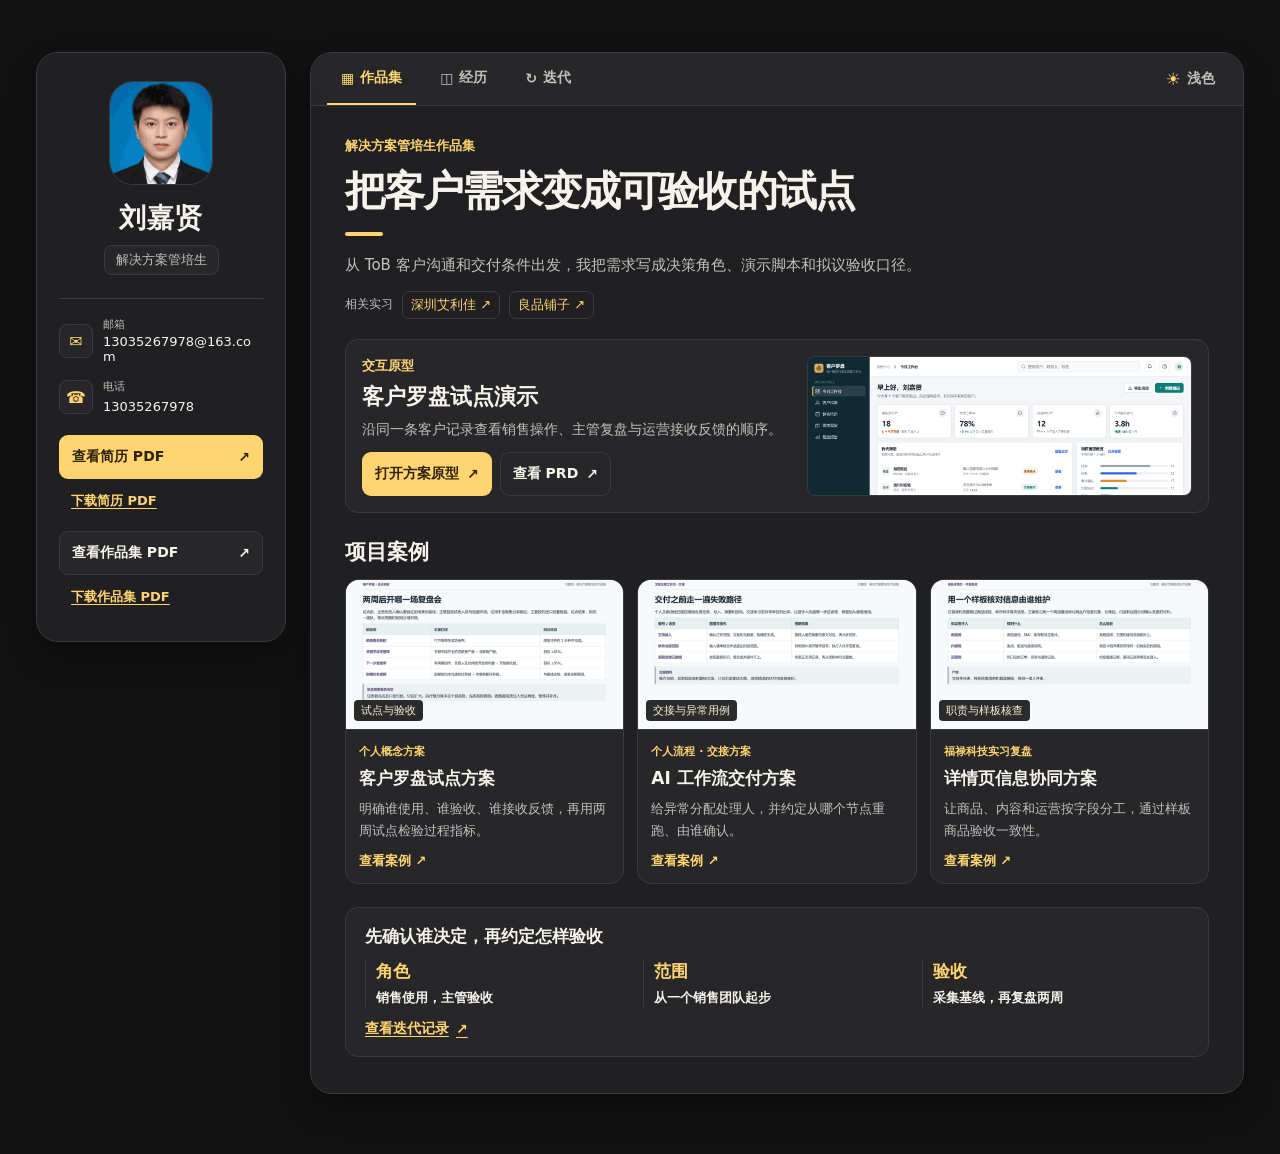
<file: solution/index.html>
<!DOCTYPE html>

<html lang="zh-CN">
<head>
<meta charset="utf-8"/>
<meta content="width=device-width, initial-scale=1" name="viewport"/>
<meta content="noindex,nofollow" name="robots"/>
<meta content="从 ToB 客户沟通和交付条件出发，我把需求写成决策角色、演示脚本和拟议验收口径。" name="description"/>
<link href="../assets/favicon.svg" rel="icon"/>
<link href="../assets/vcard.css?v=pdf-access-1" rel="stylesheet"/>
<script defer="" src="../assets/vcard.js"></script>
<title>刘嘉贤｜解决方案管培生作品集</title>
</head>
<body>
<a class="skip-link" href="#cases">跳到作品集</a>
<div class="vcard-layout">
<aside aria-label="个人名片" class="profile">
<div class="profile-main">
<img alt="刘嘉贤的证件照" class="portrait" height="104" src="../assets/portrait.png" width="104"/>
<div class="identity"><strong>刘嘉贤</strong><span>解决方案管培生</span></div>
</div>
<div class="profile-body">
<ul class="contact-list">
<li><span aria-hidden="true" class="contact-icon">✉</span><div><span>邮箱</span><a href="mailto:13035267978@163.com">13035267978@163.com</a></div></li>
<li><span aria-hidden="true" class="contact-icon">☎</span><div><span>电话</span><a href="tel:13035267978">13035267978</a></div></li></ul>
<div aria-label="简历与作品集 PDF" class="profile-actions" role="group">
<div class="pdf-actions"><a class="button primary" href="../downloads/liujiaxian-solution-resume.pdf" type="application/pdf">查看简历 PDF<span aria-hidden="true">↗</span></a><a class="pdf-download" href="../downloads/liujiaxian-solution-resume.pdf" download type="application/pdf">下载简历 PDF</a></div>
<div class="pdf-actions"><a class="button secondary" href="../downloads/liujiaxian-solution-portfolio.pdf" type="application/pdf">查看作品集 PDF<span aria-hidden="true">↗</span></a><a class="pdf-download" href="../downloads/liujiaxian-solution-portfolio.pdf" download type="application/pdf">下载作品集 PDF</a></div></div>
</div>
</aside>
<main class="workspace">
<div class="toolbar">
<nav aria-label="作品集导航" class="tabs"><a data-tab="cases" href="#cases"><span aria-hidden="true">▦</span>作品集</a><a data-tab="profile" href="#profile"><span aria-hidden="true">◫</span>经历</a><a data-tab="evidence" href="#evidence"><span aria-hidden="true">↻</span>迭代</a></nav>
<button aria-label="切换为浅色模式" aria-pressed="false" class="theme-toggle" hidden="" type="button"><span aria-hidden="true" data-theme-icon="">☀</span><span data-theme-label="">浅色</span></button>
</div>
<section aria-labelledby="projects-title" class="view" data-view="cases" id="cases">
<p class="role-line">解决方案管培生作品集</p>
<h1 class="view-heading" id="projects-title" tabindex="-1">把客户需求变成可验收的试点</h1>
<p class="intro">从 ToB 客户沟通和交付条件出发，我把需求写成决策角色、演示脚本和拟议验收口径。</p>
<div class="internship-entry"><span>相关实习</span><a href="#profile">深圳艾利佳 ↗</a><a href="#profile">良品铺子 ↗</a></div><section aria-labelledby="featured-demo-title" class="featured-demo">
<div class="demo-copy">
<p class="role-line">交互原型</p><h2 id="featured-demo-title">客户罗盘试点演示</h2>
<p>沿同一条客户记录查看销售操作、主管复盘与运营接收反馈的顺序。</p>
<div class="demo-actions">
<a class="button primary" href="prototype/index.html">打开方案原型 <span aria-hidden="true">↗</span></a>
<a class="button secondary" href="downloads/liujiaxian-product-prd-v3.pdf">查看 PRD <span aria-hidden="true">↗</span></a>
</div>
</div>
<a aria-label="打开方案原型预览" class="demo-visual" href="prototype/index.html"><img alt="" height="340" src="prototype/demo-preview.png" width="640"/></a>
</section><h2 class="gallery-heading">项目案例</h2>
<div class="project-grid"><article class="project-card">
<a class="project-link" href="#case-1">
<div class="project-thumb"><img alt="" height="320" src="../assets/case-previews/solution-05.png" width="640"/><span>试点与验收</span></div>
<div class="project-info"><p class="case-context">个人概念方案</p><h3>客户罗盘试点方案</h3>
<p class="project-summary">明确谁使用、谁验收、谁接收反馈，再用两周试点检验过程指标。</p>
<span class="project-open">查看案例 <span aria-hidden="true">↗</span></span>
</div>
</a>
</article><article class="project-card">
<a class="project-link" href="#case-2">
<div class="project-thumb"><img alt="" height="320" src="../assets/case-previews/solution-06.png" width="640"/><span>交接与异常用例</span></div>
<div class="project-info"><p class="case-context">个人流程 · 交接方案</p><h3>AI 工作流交付方案</h3>
<p class="project-summary">给异常分配处理人，并约定从哪个节点重跑、由谁确认。</p>
<span class="project-open">查看案例 <span aria-hidden="true">↗</span></span>
</div>
</a>
</article><article class="project-card">
<a class="project-link" href="#case-3">
<div class="project-thumb"><img alt="" height="320" src="../assets/case-previews/solution-07.png" width="640"/><span>职责与样板核查</span></div>
<div class="project-info"><p class="case-context">福禄科技实习复盘</p><h3>详情页信息协同方案</h3>
<p class="project-summary">让商品、内容和运营按字段分工，通过样板商品验收一致性。</p>
<span class="project-open">查看案例 <span aria-hidden="true">↗</span></span>
</div>
</a>
</article></div>
<section aria-labelledby="highlights-title" class="highlights">
<h2 id="highlights-title">先确认谁决定，再约定怎样验收</h2>
<dl><div><dt>角色</dt><dd><strong>销售使用，主管验收</strong><p>一线销售试做跟进，主管抽查停滞和下一步，产品与运营接收问题清单。</p></dd></div><div><dt>范围</dt><dd><strong>从一个销售团队起步</strong><p>用同一组样例演示记录、提醒和需求回流，明确现场要确认的输入与输出。</p></dd></div><div><dt>验收</dt><dd><strong>采集基线，再复盘两周</strong><p>核对录入时间、字段完整率和下一步覆盖率，复盘决定继续、调整或暂停。</p></dd></div></dl>
<a class="case-link" href="#evidence">查看迭代记录 <span aria-hidden="true">↗</span></a>
</section>
</section>
<section aria-labelledby="profile-title" class="view" data-view="profile" id="profile">
<h2 class="view-heading" id="profile-title" tabindex="-1">相关实习</h2>
<ol class="timeline"><li><time>2026.07–09</time><h3>深圳艾利佳公司</h3><p class="experience-job">销售 · 需求诊断与交付协同</p><p>了解客户场景、采购角色与时间窗口，围绕功能、权限和交付条件准备说明。由这些问题推导出客户罗盘的拟议角色分工、演示脚本和验收表。</p><a class="case-link" href="#case-1">看对应案例 ↗</a></li><li><time>2025.01–02</time><h3>良品铺子</h3><p class="experience-job">客户服务实习 · 异常协调</p><p>按问题场景与责任人对接门店、仓库、物流和售后，并跟进处理结果。</p></li></ol><div class="education"><h3>教育背景</h3><p>东北大学 · 工商管理硕士在读</p><p>湖北工业大学 · 电子商务本科</p></div>
<a class="case-link" href="../downloads/liujiaxian-solution-resume.pdf" download type="application/pdf">下载完整简历 ↓</a>
</section>
<section aria-labelledby="iteration-title" class="view" data-view="evidence" id="evidence">
<p class="role-line">迭代记录</p>
<h2 class="view-heading" id="iteration-title" tabindex="-1">从功能演示改为试点验收</h2>
<p class="intro">我把第一版的功能清单改成角色分工、演示脚本与验收表。拟先用样例演示确认口径，再采基线，试点结束后由业务负责人决定继续、调整或暂停。</p>
<dl class="iteration-list"><div><dt>角色</dt><dd><strong>销售使用，主管验收</strong><p>一线销售试做跟进，主管抽查停滞和下一步，产品与运营接收问题清单。</p></dd></div><div><dt>范围</dt><dd><strong>从一个销售团队起步</strong><p>用同一组样例演示记录、提醒和需求回流，明确现场要确认的输入与输出。</p></dd></div><div><dt>验收</dt><dd><strong>采集基线，再复盘两周</strong><p>核对录入时间、字段完整率和下一步覆盖率，复盘决定继续、调整或暂停。</p></dd></div></dl>
<a class="case-link" href="../downloads/liujiaxian-solution-portfolio.pdf" download type="application/pdf">下载完整作品集 ↓</a>
</section>
<article class="case-detail" data-view="case-1" id="case-1">
<a class="back-link" href="#cases"><span aria-hidden="true">←</span> 全部案例</a><header class="story-heading"><p class="case-context">个人概念方案</p><h2 class="view-heading" tabindex="-1">客户罗盘试点方案</h2></header><div class="case-background"><strong>经历来源</strong><p>在艾利佳销售岗位，我接触了客户场景、采购角色、报价和交付条件。客户罗盘是我基于这些场景独立整理的试点方案。</p></div>
<div class="story-content">
<dl class="story-steps"><div><dt>问题</dt><dd>业务方想减少漏跟进，主管需要看见停滞，产品与运营希望收到能处理的客户问题。</dd></div><div><dt>判断</dt><dd>把三类诉求放进同一条决策链。由主管确认试点价值和口径，使用者验证录入与提醒，接收方验证需求条目能否归类。</dd></div><div><dt>动作</dt><dd>设计一轮角色化演示，依次走过记录需求、确认下一步、主管抽查停滞、运营接收问题。拟在两周内对比试点前后的过程指标。</dd></div><div><dt>产物</dt><dd>试点角色表、演示脚本和验收表，附原型与 PRD。3 分钟、85% 与 95% 分别是录入、字段完整率和覆盖率的设计目标。</dd></div></dl>
<div class="case-actions"><a class="case-link" href="prototype/index.html">打开方案原型<span aria-hidden="true"> ↗</span></a><a class="case-link" href="downloads/liujiaxian-product-prd-v3.pdf">查看基础 PRD<span aria-hidden="true"> ↗</span></a></div>
</div>
</article><article class="case-detail" data-view="case-2" id="case-2">
<a class="back-link" href="#cases"><span aria-hidden="true">←</span> 全部案例</a><header class="story-heading"><p class="case-context">个人流程 · 交接方案</p><h2 class="view-heading" tabindex="-1">AI 工作流交付方案</h2></header>
<div class="story-content">
<dl class="story-steps"><div><dt>问题</dt><dd>摘要和笔记可以自动生成，但缺件、错元数据和重复记录会影响最终引用，接手人也需要知道怎样补救。</dd></div><div><dt>判断</dt><dd>把交接验收放在可追溯和可恢复上。执行人检查输入，复核人确认摘要及引用，异常交给明确的处理人。</dd></div><div><dt>动作</dt><dd>以正常、缺件、重复、错元数据和超范围请求设计验收用例。拟记录错误在哪一步被发现、从哪里重跑、最后由谁确认。</dd></div><div><dt>产物</dt><dd>已有流程模板和人工校验清单。本次补充交接清单、异常验收表与复核耗时记录口径。</dd></div></dl>
</div>
</article><article class="case-detail" data-view="case-3" id="case-3">
<a class="back-link" href="#cases"><span aria-hidden="true">←</span> 全部案例</a><header class="story-heading"><p class="case-context">福禄科技实习复盘</p><h2 class="view-heading" tabindex="-1">详情页信息协同方案</h2></header><div class="case-background"><strong>经历来源</strong><p>在福禄科技电商运营实习中，我整理过商品规格、库存和详情页信息。这里展示基于该场景拟定的角色分工和样板商品验收流程。</p></div>
<div class="story-content">
<dl class="story-steps"><div><dt>问题</dt><dd>商品规格、库存与详情页文案分属不同环节。发现信息冲突后，需要有人核验来源、有人更新页面、有人复查。</dd></div><div><dt>判断</dt><dd>先明确源头和责任人，再决定改商品卡、详情模块还是售后说明。</dd></div><div><dt>动作</dt><dd>选高流量低转化商品作为排查起点。拟由商品侧核对 SKU 与库存、内容侧改页面、运营侧复查订单和退款。</dd></div><div><dt>产物</dt><dd>字段责任表、样板商品的验收清单和上线后复盘模板，分别覆盖一致性核查与经营指标观察。</dd></div></dl>
</div>
</article>
</main>
</div>
</body>
</html>
</file>
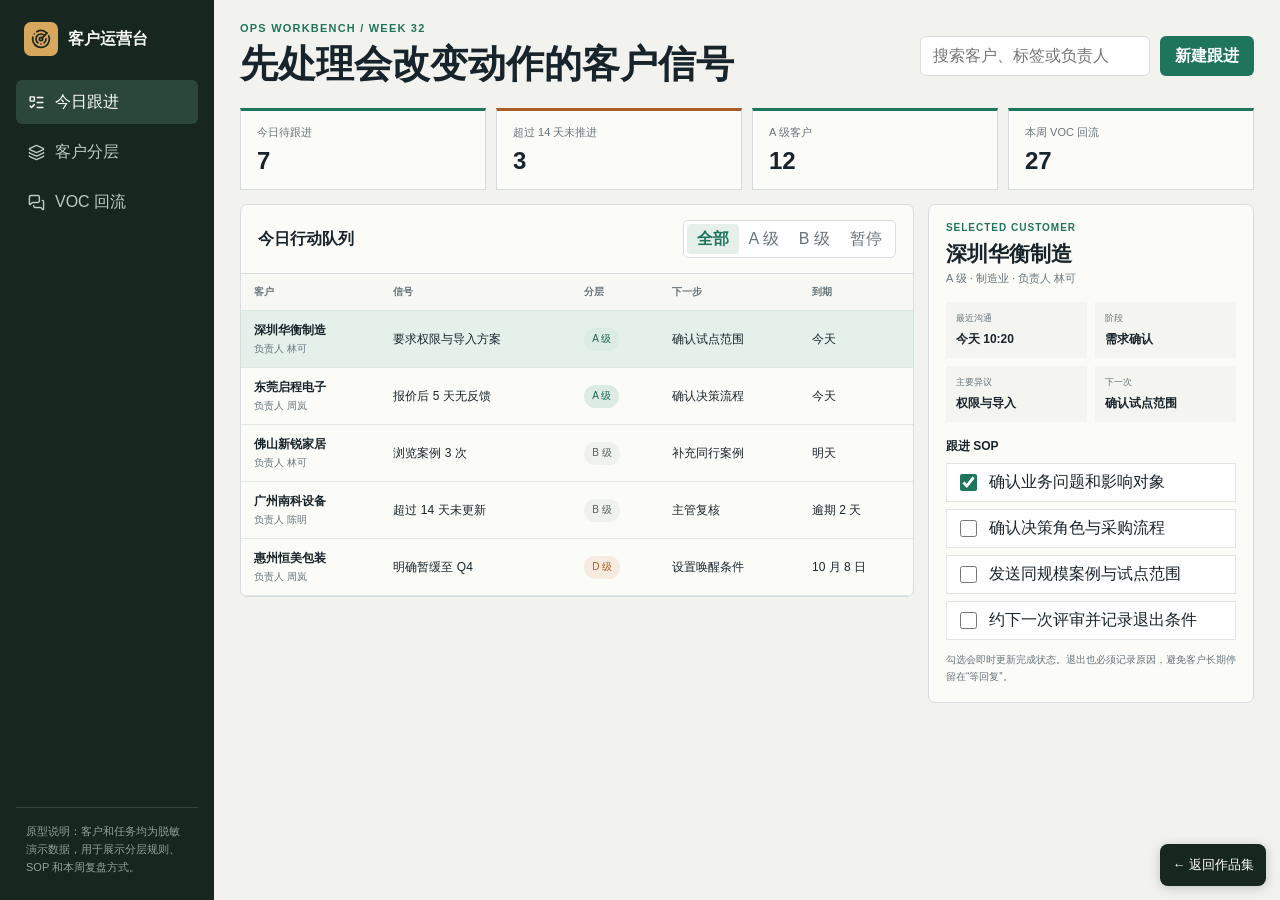
<file: product-operations/prototype/index.html>
<!doctype html>
<html lang="zh-CN">
<head>
  <meta charset="utf-8">
  <meta name="viewport" content="width=device-width, initial-scale=1">
  <title>客户分层与 SOP 运营台</title>
  <link rel="icon" href="data:image/svg+xml,%3Csvg xmlns='http://www.w3.org/2000/svg' viewBox='0 0 64 64'%3E%3Crect width='64' height='64' rx='12' fill='%2317261f'/%3E%3Cpath d='M18 20h28M18 32h20M18 44h28' stroke='%23d6a75d' stroke-width='5'/%3E%3C/svg%3E">
  <style>
    :root {
      --ink: #18242b;
      --muted: #66747b;
      --line: #d7dddf;
      --paper: #f2f3ef;
      --surface: #fbfcf8;
      --accent: #1f745c;
      --accent-soft: #e5f0eb;
      --warn: #a85d2a;
      --warn-soft: #f7eadf;
    }
    * { box-sizing: border-box; }
    body {
      margin: 0;
      min-height: 100vh;
      color: var(--ink);
      background: var(--paper);
      font-family: "Microsoft YaHei", "PingFang SC", Arial, sans-serif;
    }
    button, input { font: inherit; }
    button { color: inherit; }
    .app { min-height: 100vh; display: grid; grid-template-columns: 214px minmax(0, 1fr); }
    .rail { background: #17261f; color: #f5f8f4; padding: 22px 16px; display: flex; flex-direction: column; }
    .brand { display: flex; align-items: center; gap: 10px; padding: 0 8px 24px; font-weight: 750; }
    .brand-mark { width: 34px; height: 34px; display: grid; place-items: center; background: #d6a75d; color: #1b271f; border-radius: 7px; }
    .brand-mark svg { width: 20px; height: 20px; }
    .nav { display: grid; gap: 6px; }
    .nav button {
      width: 100%; min-height: 44px; padding: 0 12px; display: flex; align-items: center; gap: 10px;
      border: 0; border-radius: 6px; background: transparent; color: #bfcbc4; cursor: pointer; text-align: left;
    }
    .nav button.active { background: #2b463a; color: #fff; }
    .nav svg { width: 17px; height: 17px; }
    .rail-note {
      margin-top: auto; padding: 14px 10px 2px; border-top: 1px solid #33463b;
      color: #91a298; font-size: 11px; line-height: 1.65;
    }
    main { padding: 22px 26px 30px; min-width: 0; }
    .topbar { display: flex; justify-content: space-between; gap: 18px; align-items: center; margin-bottom: 18px; }
    .eyebrow { color: var(--accent); font-size: 11px; font-weight: 800; letter-spacing: .11em; }
    h1 { margin: 5px 0 0; font-size: clamp(26px, 3vw, 38px); letter-spacing: 0; }
    .top-actions { display: flex; align-items: center; gap: 10px; }
    .search { min-width: 230px; height: 40px; border: 1px solid var(--line); background: #fff; border-radius: 6px; padding: 0 12px; }
    .primary {
      min-height: 40px; padding: 0 15px; border: 0; border-radius: 6px;
      background: var(--accent); color: #fff; font-weight: 700; cursor: pointer;
    }
    .metrics { display: grid; grid-template-columns: repeat(4, 1fr); gap: 10px; margin-bottom: 14px; }
    .metric { background: var(--surface); border: 1px solid var(--line); border-top: 3px solid var(--accent); padding: 14px 16px; }
    .metric span { display: block; color: var(--muted); font-size: 11px; margin-bottom: 7px; }
    .metric strong { font-size: 24px; font-weight: 750; }
    .metric.alert { border-top-color: var(--warn); }
    .workspace { display: grid; grid-template-columns: minmax(0, 1.55fr) minmax(300px, .75fr); gap: 14px; align-items: start; }
    .panel { background: var(--surface); border: 1px solid var(--line); border-radius: 7px; overflow: hidden; }
    .panel-head { display: flex; justify-content: space-between; gap: 14px; align-items: center; padding: 15px 17px; border-bottom: 1px solid var(--line); }
    .panel-head h2 { margin: 0; font-size: 16px; }
    .segmented { display: inline-flex; border: 1px solid var(--line); background: #fff; border-radius: 5px; padding: 3px; }
    .segmented button { min-height: 30px; padding: 0 10px; border: 0; background: transparent; border-radius: 4px; color: var(--muted); cursor: pointer; }
    .segmented button.active { background: var(--accent-soft); color: var(--accent); font-weight: 700; }
    .queue { width: 100%; border-collapse: collapse; }
    .queue th, .queue td { padding: 11px 13px; border-bottom: 1px solid #e3e7e4; text-align: left; font-size: 12px; vertical-align: middle; }
    .queue th { color: var(--muted); font-size: 10px; font-weight: 700; background: #f7f8f4; }
    .queue tr[data-id] { cursor: pointer; }
    .queue tr[data-id]:hover, .queue tr.selected { background: var(--accent-soft); }
    .customer { font-weight: 700; }
    .sub { display: block; color: var(--muted); font-size: 10px; margin-top: 3px; }
    .tag { display: inline-flex; align-items: center; min-height: 23px; padding: 0 8px; border-radius: 99px; background: #eef1ee; color: #53635a; font-size: 10px; white-space: nowrap; }
    .tag.a { background: #dcece5; color: #1b644e; }
    .tag.risk { background: var(--warn-soft); color: var(--warn); }
    .tag.voc { background: #e6edf1; color: #315f74; }
    .detail { padding: 17px; }
    .detail-kicker { color: var(--accent); font-size: 10px; font-weight: 800; letter-spacing: .1em; }
    .detail h2 { margin: 7px 0 3px; font-size: 21px; }
    .detail-meta { color: var(--muted); font-size: 11px; }
    .facts { display: grid; grid-template-columns: 1fr 1fr; gap: 8px; margin: 16px 0; }
    .fact { padding: 10px; background: #f4f5f1; }
    .fact span { display: block; color: var(--muted); font-size: 9px; margin-bottom: 4px; }
    .fact strong { font-size: 12px; }
    .section-mini { margin-top: 16px; }
    .section-mini h3 { margin: 0 0 8px; font-size: 12px; }
    .checklist { display: grid; gap: 7px; }
    .checkitem { min-height: 39px; display: flex; align-items: center; gap: 9px; padding: 7px 9px; border: 1px solid #e0e5e2; background: #fff; cursor: pointer; }
    .checkitem input { width: 17px; height: 17px; accent-color: var(--accent); }
    .checkitem.done span { color: #8a9690; text-decoration: line-through; }
    .hint { margin: 12px 0 0; color: var(--muted); font-size: 10px; line-height: 1.65; }
    .section-view[hidden] { display: none; }
    .cards { display: grid; grid-template-columns: repeat(2, 1fr); gap: 10px; padding: 15px; }
    .segment-card { border: 1px solid var(--line); background: #fff; padding: 15px; min-height: 130px; }
    .segment-card b { font-size: 13px; }
    .segment-card p { margin: 8px 0 0; color: var(--muted); font-size: 11px; line-height: 1.65; }
    .segment-card .rule { display: block; margin-top: 9px; color: var(--accent); font-size: 10px; font-weight: 700; }
    .voc-list { padding: 12px 15px 17px; display: grid; gap: 8px; }
    .voc-row { display: grid; grid-template-columns: 90px 1fr 80px; gap: 10px; align-items: center; background: #fff; border: 1px solid var(--line); padding: 11px 12px; }
    .voc-row span { font-size: 11px; color: var(--muted); }
    .toast {
      position: fixed; left: 50%; bottom: 24px; transform: translateX(-50%) translateY(90px);
      padding: 10px 15px; border-radius: 6px; background: #17261f; color: #fff; font-size: 12px;
      opacity: 0; transition: .2s ease; pointer-events: none;
    }
    .toast.show { opacity: 1; transform: translateX(-50%) translateY(0); }
    @media (max-width: 980px) {
      .app { grid-template-columns: 1fr; }
      .rail { min-width: 0; overflow: hidden; padding: 12px 14px; flex-direction: row; align-items: center; gap: 10px; }
      .brand { flex: 0 0 auto; padding: 0; white-space: nowrap; }
      .nav { flex: 1 1 auto; min-width: 0; display: flex; overflow-x: auto; }
      .nav button { flex: 0 0 auto; width: auto; white-space: nowrap; }
      .rail-note { display: none; }
      .workspace { grid-template-columns: 1fr; }
    }
    @media (max-width: 680px) {
      .brand > span:last-child { display: none; }
      .brand-mark { width: 32px; height: 32px; }
      main { padding: 16px 12px 24px; }
      .topbar { align-items: flex-start; flex-direction: column; }
      .top-actions { width: 100%; }
      .search { min-width: 0; flex: 1; }
      .metrics { grid-template-columns: 1fr 1fr; }
      .panel-head { align-items: flex-start; flex-direction: column; }
      .queue th:nth-child(3), .queue td:nth-child(3), .queue th:nth-child(5), .queue td:nth-child(5) { display: none; }
      .queue th, .queue td { padding: 10px 9px; }
      .cards { grid-template-columns: 1fr; }
      .voc-row { grid-template-columns: 1fr; gap: 4px; }
    }
  </style>
  <style>
    .portfolio-return { position:fixed; z-index:100; right:14px; bottom:14px; display:inline-flex; align-items:center; gap:8px; min-height:42px; padding:0 12px; border-radius:8px; color:#fff; background:#17261f; box-shadow:0 2px 12px #0003; text-decoration:none; font-size:13px; }
    .portfolio-return:focus-visible { outline:3px solid #d6a75d; }
  </style>
</head>
<body>
  <div class="app">
    <aside class="rail">
      <div class="brand"><span class="brand-mark"><i data-lucide="radar"></i></span><span>客户运营台</span></div>
      <nav class="nav" aria-label="运营台导航">
        <button class="active" data-view="today"><i data-lucide="list-todo"></i>今日跟进</button>
        <button data-view="segments"><i data-lucide="layers-3"></i>客户分层</button>
        <button data-view="voc"><i data-lucide="messages-square"></i>VOC 回流</button>
      </nav>
      <div class="rail-note">原型说明：客户和任务均为脱敏演示数据，用于展示分层规则、SOP 和本周复盘方式。</div>
    </aside>

    <main>
      <header class="topbar">
        <div>
          <div class="eyebrow">OPS WORKBENCH / WEEK 32</div>
          <h1>先处理会改变动作的客户信号</h1>
        </div>
        <div class="top-actions">
          <input class="search" id="search" type="search" placeholder="搜索客户、标签或负责人">
          <button class="primary" id="new-task">新建跟进</button>
        </div>
      </header>

      <section class="metrics" aria-label="运营核心指标">
        <div class="metric"><span>今日待跟进</span><strong id="metric-pending">8</strong></div>
        <div class="metric alert"><span>超过 14 天未推进</span><strong>3</strong></div>
        <div class="metric"><span>A 级客户</span><strong>12</strong></div>
        <div class="metric"><span>本周 VOC 回流</span><strong>27</strong></div>
      </section>

      <div class="workspace">
        <section class="panel section-view" id="view-today">
          <div class="panel-head">
            <h2>今日行动队列</h2>
            <div class="segmented" id="filters">
              <button class="active" data-filter="all">全部</button>
              <button data-filter="A">A 级</button>
              <button data-filter="B">B 级</button>
              <button data-filter="D">暂停</button>
            </div>
          </div>
          <table class="queue">
            <thead><tr><th>客户</th><th>信号</th><th>分层</th><th>下一步</th><th>到期</th></tr></thead>
            <tbody id="queue-body"></tbody>
          </table>
        </section>

        <section class="panel section-view" id="view-segments" hidden>
          <div class="panel-head"><h2>客户分层规则</h2><span class="tag">按动作分层，不按主观热度</span></div>
          <div class="cards">
            <article class="segment-card"><b>A · 高意向</b><p>需求明确、决策角色清楚、时间窗口在 30 天内。</p><span class="rule">每 1-2 天跟进，下一次时间必须明确</span></article>
            <article class="segment-card"><b>B · 机会型</b><p>场景成立，但预算、角色或采购流程仍需确认。</p><span class="rule">每周 1-2 次，先补关键信息再报价</span></article>
            <article class="segment-card"><b>C · 培育型</b><p>有潜在需求，但时间窗口不清晰或当前优先级较低。</p><span class="rule">每 2-4 周轻量触达，记录唤醒条件</span></article>
            <article class="segment-card"><b>D · 暂停</b><p>无真实问题、无负责人、无预算或明确暂缓。</p><span class="rule">停止高频触达，设置日期和唤醒事件</span></article>
          </div>
        </section>

        <section class="panel section-view" id="view-voc" hidden>
          <div class="panel-head"><h2>本周客户声音</h2><span class="tag voc">保留原话和影响阶段</span></div>
          <div class="voc-list">
            <div class="voc-row"><strong>交付与权限</strong><span>“我们现在最担心数据导入后权限怎么控。”</span><span class="tag risk">影响决策</span></div>
            <div class="voc-row"><strong>价格与范围</strong><span>“先看一个部门试点，范围太大内部很难审批。”</span><span class="tag">影响报价</span></div>
            <div class="voc-row"><strong>内容与案例</strong><span>“有没有同规模制造业客户的落地案例？”</span><span class="tag voc">影响信任</span></div>
            <div class="voc-row"><strong>试用与交付</strong><span>“能否先用两周验证导入和提醒是否可用？”</span><span class="tag a">影响推进</span></div>
          </div>
        </section>

        <aside class="panel detail" aria-live="polite">
          <div class="detail-kicker">SELECTED CUSTOMER</div>
          <h2 id="detail-name">深圳华衡制造</h2>
          <div class="detail-meta" id="detail-meta">A 级 · 制造业 · 负责人 林可</div>
          <div class="facts">
            <div class="fact"><span>最近沟通</span><strong id="detail-date">今天 10:20</strong></div>
            <div class="fact"><span>阶段</span><strong id="detail-stage">需求确认</strong></div>
            <div class="fact"><span>主要异议</span><strong id="detail-objection">权限与导入</strong></div>
            <div class="fact"><span>下一次</span><strong id="detail-next">确认试点范围</strong></div>
          </div>
          <div class="section-mini">
            <h3>跟进 SOP</h3>
            <div class="checklist">
              <label class="checkitem"><input type="checkbox" checked><span>确认业务问题和影响对象</span></label>
              <label class="checkitem"><input type="checkbox"><span>确认决策角色与采购流程</span></label>
              <label class="checkitem"><input type="checkbox"><span>发送同规模案例与试点范围</span></label>
              <label class="checkitem"><input type="checkbox"><span>约下一次评审并记录退出条件</span></label>
            </div>
            <p class="hint">勾选会即时更新完成状态。退出也必须记录原因，避免客户长期停留在“等回复”。</p>
          </div>
        </aside>
      </div>
    </main>
  </div>
  <div class="toast" id="toast">操作已记录</div>
  <script src="assets/lucide.min.js"></script>
  <script>
    const tasks = [
      { id: 1, name: "深圳华衡制造", signal: "要求权限与导入方案", segment: "A", next: "确认试点范围", date: "今天", meta: "A 级 · 制造业 · 负责人 林可", stage: "需求确认", objection: "权限与导入" },
      { id: 2, name: "东莞启程电子", signal: "报价后 5 天无反馈", segment: "A", next: "确认决策流程", date: "今天", meta: "A 级 · 电子制造 · 负责人 周岚", stage: "方案报价", objection: "价格与范围" },
      { id: 3, name: "佛山新锐家居", signal: "浏览案例 3 次", segment: "B", next: "补充同行案例", date: "明天", meta: "B 级 · 家居 · 负责人 林可", stage: "需求确认", objection: "缺少案例" },
      { id: 4, name: "广州南科设备", signal: "超过 14 天未更新", segment: "B", next: "主管复核", date: "逾期 2 天", meta: "B 级 · 设备制造 · 负责人 陈明", stage: "方案评审", objection: "负责人变更" },
      { id: 5, name: "惠州恒美包装", signal: "明确暂缓至 Q4", segment: "D", next: "设置唤醒条件", date: "10 月 8 日", meta: "D 级 · 包装 · 负责人 周岚", stage: "暂停", objection: "时间窗口" }
    ];
    const queueBody = document.querySelector("#queue-body");
    const search = document.querySelector("#search");
    const pending = document.querySelector("#metric-pending");
    let currentFilter = "all";
    let selectedId = 1;

    function renderQueue() {
      const query = search.value.trim().toLowerCase();
      const filtered = tasks.filter(task => {
        const matchesFilter = currentFilter === "all" || task.segment === currentFilter;
        const haystack = `${task.name} ${task.signal} ${task.meta} ${task.next}`.toLowerCase();
        return matchesFilter && (!query || haystack.includes(query));
      });
      queueBody.innerHTML = filtered.map(task => `
        <tr data-id="${task.id}" class="${task.id === selectedId ? "selected" : ""}">
          <td><span class="customer">${task.name}</span><span class="sub">${task.meta.split(" · ")[2] || ""}</span></td>
          <td>${task.signal}</td>
          <td><span class="tag ${task.segment === "A" ? "a" : task.segment === "D" ? "risk" : ""}">${task.segment} 级</span></td>
          <td>${task.next}</td>
          <td>${task.date}</td>
        </tr>`).join("");
      queueBody.querySelectorAll("tr[data-id]").forEach(row => {
        row.addEventListener("click", () => selectTask(Number(row.dataset.id)));
      });
      pending.textContent = String(Math.max(0, 8 - document.querySelectorAll(".checkitem input:checked").length));
    }

    function selectTask(id) {
      selectedId = id;
      const task = tasks.find(item => item.id === id);
      document.querySelector("#detail-name").textContent = task.name;
      document.querySelector("#detail-meta").textContent = task.meta;
      document.querySelector("#detail-stage").textContent = task.stage;
      document.querySelector("#detail-objection").textContent = task.objection;
      document.querySelector("#detail-next").textContent = task.next;
      document.querySelector("#detail-date").textContent = task.date === "今天" ? "今天 10:20" : task.date;
      renderQueue();
    }

    document.querySelectorAll(".nav button").forEach(button => {
      button.addEventListener("click", () => {
        document.querySelectorAll(".nav button").forEach(item => item.classList.remove("active"));
        button.classList.add("active");
        document.querySelectorAll(".section-view").forEach(view => { view.hidden = true; });
        document.querySelector(`#view-${button.dataset.view}`).hidden = false;
      });
    });

    document.querySelectorAll("#filters button").forEach(button => {
      button.addEventListener("click", () => {
        document.querySelectorAll("#filters button").forEach(item => item.classList.remove("active"));
        button.classList.add("active");
        currentFilter = button.dataset.filter;
        renderQueue();
      });
    });

    search.addEventListener("input", renderQueue);
    document.querySelectorAll(".checkitem input").forEach(input => {
      input.addEventListener("change", () => {
        input.closest(".checkitem").classList.toggle("done", input.checked);
        document.querySelector("#toast").classList.add("show");
        setTimeout(() => document.querySelector("#toast").classList.remove("show"), 1200);
        renderQueue();
      });
    });
    document.querySelector("#new-task").addEventListener("click", () => {
      document.querySelector("#toast").textContent = "原型演示：新建跟进入口";
      document.querySelector("#toast").classList.add("show");
      setTimeout(() => {
        document.querySelector("#toast").classList.remove("show");
        document.querySelector("#toast").textContent = "操作已记录";
      }, 1300);
    });

    if (window.lucide) window.lucide.createIcons();
    renderQueue();
  </script>
<a class="portfolio-return" href="../index.html">← 返回作品集</a>
</body>
</html>
</file>
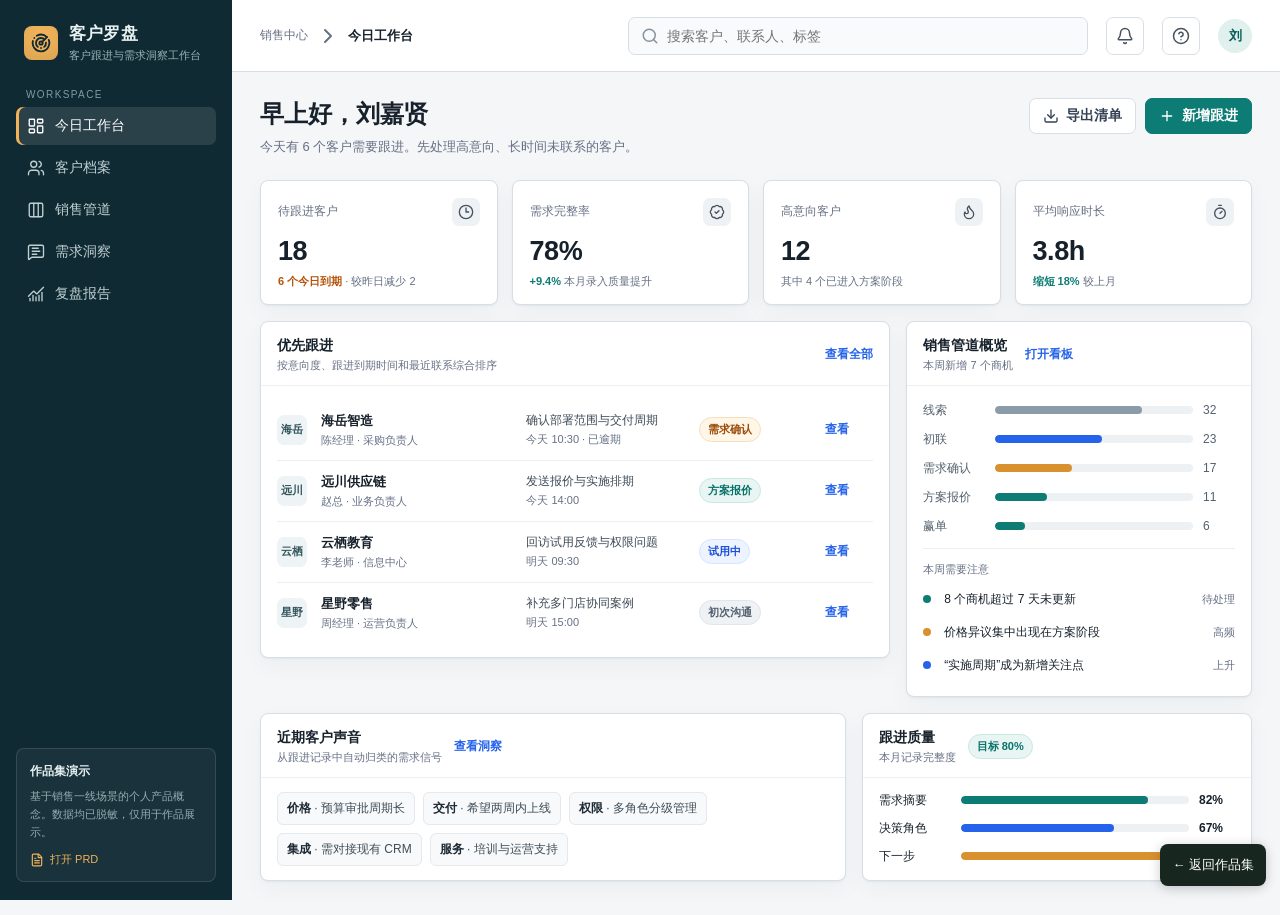
<file: product/prototype/index.html>
<!doctype html>
<html lang="zh-CN">
<head>
  <meta charset="utf-8">
  <meta name="viewport" content="width=device-width, initial-scale=1">
  <title>客户罗盘 - 客户跟进与需求洞察工作台</title>
  <style>
    :root {
      --bg: #f4f6f8;
      --panel: #ffffff;
      --ink: #17212b;
      --muted: #667085;
      --line: #d8dee5;
      --navy: #102a33;
      --navy-2: #183b45;
      --teal: #0c7c74;
      --teal-soft: #e8f5f2;
      --blue: #2563eb;
      --blue-soft: #edf3ff;
      --amber: #b45309;
      --amber-soft: #fff6e8;
      --red: #b42318;
      --red-soft: #fff0ee;
      --slate-soft: #eef2f5;
      --shadow: 0 1px 2px rgba(16, 42, 51, .05), 0 8px 24px rgba(16, 42, 51, .04);
      --radius: 8px;
    }

    * { box-sizing: border-box; }
    html, body { margin: 0; min-height: 100%; background: var(--bg); color: var(--ink); }
    body {
      font-family: "Microsoft YaHei", "PingFang SC", "Noto Sans CJK SC", Arial, sans-serif;
      font-size: 14px;
      -webkit-font-smoothing: antialiased;
    }
    button, input, select, textarea { font: inherit; }
    button { cursor: pointer; }
    a { color: inherit; text-decoration: none; }

    .app {
      min-height: 100vh;
      display: grid;
      grid-template-columns: 232px minmax(0, 1fr);
    }

    .sidebar {
      position: sticky;
      top: 0;
      height: 100vh;
      padding: 22px 16px 18px;
      background: var(--navy);
      color: #e8f1f2;
      display: flex;
      flex-direction: column;
      gap: 26px;
    }
    .brand { display: flex; align-items: center; gap: 11px; padding: 0 8px; }
    .brand-mark {
      width: 34px; height: 34px; border-radius: 8px; display: grid; place-items: center;
      background: #f0b35a; color: var(--navy); box-shadow: inset 0 -8px 16px rgba(0,0,0,.08);
    }
    .brand-mark svg { width: 20px; height: 20px; stroke-width: 2.2; }
    .brand-name { font-size: 17px; font-weight: 700; letter-spacing: .2px; }
    .brand-sub { font-size: 11px; color: #99b3b8; margin-top: 3px; }

    .nav-label { padding: 0 10px 7px; font-size: 10px; color: #7e9ca3; letter-spacing: 1.4px; }
    .nav { display: flex; flex-direction: column; gap: 4px; }
    .nav button {
      width: 100%; border: 0; background: transparent; color: #bfd0d3; border-radius: 7px;
      padding: 10px 11px; display: flex; align-items: center; gap: 10px; text-align: left;
      transition: background .15s, color .15s;
    }
    .nav button svg { width: 18px; height: 18px; stroke-width: 1.8; flex: 0 0 auto; }
    .nav button:hover { background: rgba(255,255,255,.06); color: #fff; }
    .nav button.active { background: rgba(255,255,255,.11); color: #fff; box-shadow: inset 3px 0 #f0b35a; }
    .sidebar-spacer { flex: 1; }
    .side-card { padding: 14px 13px; border: 1px solid rgba(255,255,255,.12); border-radius: 8px; background: rgba(255,255,255,.04); }
    .side-card-title { font-size: 12px; font-weight: 700; color: #e7f0f1; }
    .side-card-text { font-size: 11px; color: #93adb2; line-height: 1.65; margin: 7px 0 11px; }
    .side-link { font-size: 11px; color: #f0b35a; display: flex; align-items: center; gap: 6px; }
    .side-link svg { width: 14px; height: 14px; }

    .main { min-width: 0; }
    .topbar {
      height: 72px; padding: 0 28px; background: rgba(255,255,255,.92);
      border-bottom: 1px solid var(--line); display: flex; align-items: center; gap: 18px;
      position: sticky; top: 0; z-index: 20; backdrop-filter: blur(12px);
    }
    .crumb { display: flex; align-items: center; gap: 8px; font-size: 12px; color: var(--muted); white-space: nowrap; }
    .crumb strong { color: var(--ink); font-size: 13px; }
    .top-search {
      flex: 1; max-width: 460px; margin-left: auto; position: relative;
    }
    .top-search input {
      width: 100%; height: 38px; border: 1px solid var(--line); border-radius: 7px;
      padding: 0 14px 0 38px; background: #f8fafb; outline: none;
    }
    .top-search input:focus { border-color: var(--teal); background: #fff; box-shadow: 0 0 0 3px rgba(12,124,116,.09); }
    .top-search svg { position: absolute; left: 13px; top: 10px; width: 18px; height: 18px; color: #87939f; }
    .icon-btn {
      width: 38px; height: 38px; border-radius: 7px; border: 1px solid var(--line);
      background: #fff; display: grid; place-items: center; color: #46515e;
    }
    .icon-btn:hover { border-color: #bfc8d1; background: #f9fafb; }
    .icon-btn svg { width: 18px; height: 18px; }
    .avatar {
      width: 34px; height: 34px; border-radius: 50%; display: grid; place-items: center;
      background: #dff0ed; color: #075e58; font-weight: 700; font-size: 13px;
    }

    .content { padding: 26px 28px 34px; }
    .view { display: none; }
    .view.active { display: block; }
    .page-head { display: flex; align-items: flex-start; gap: 20px; margin-bottom: 22px; }
    .page-head h1 { margin: 0; font-size: 24px; font-weight: 700; letter-spacing: 0; }
    .page-head p { margin: 7px 0 0; color: var(--muted); font-size: 13px; line-height: 1.6; }
    .head-actions { margin-left: auto; display: flex; gap: 9px; align-items: center; }
    .btn {
      border: 1px solid var(--line); background: #fff; border-radius: 7px; min-height: 36px;
      padding: 0 13px; display: inline-flex; align-items: center; gap: 7px; color: #344054;
      font-weight: 600;
    }
    .btn svg { width: 16px; height: 16px; }
    .btn:hover { border-color: #b8c2cc; }
    .btn.primary { border-color: var(--teal); background: var(--teal); color: #fff; }
    .btn.primary:hover { background: #096b65; border-color: #096b65; }
    .btn.ghost { background: transparent; }
    .btn.small { min-height: 30px; padding: 0 10px; font-size: 12px; }

    .metrics { display: grid; grid-template-columns: repeat(4, minmax(0, 1fr)); gap: 14px; margin-bottom: 16px; }
    .metric {
      min-height: 112px; padding: 17px 17px 15px; background: var(--panel); border: 1px solid var(--line);
      border-radius: var(--radius); box-shadow: var(--shadow);
    }
    .metric-top { display: flex; align-items: center; justify-content: space-between; color: var(--muted); font-size: 12px; }
    .metric-icon { width: 28px; height: 28px; border-radius: 7px; display: grid; place-items: center; background: var(--slate-soft); color: #46515e; }
    .metric-icon svg { width: 16px; height: 16px; }
    .metric-value { margin-top: 12px; font-size: 27px; line-height: 1; font-weight: 700; letter-spacing: -.4px; }
    .metric-foot { margin-top: 9px; font-size: 11px; color: var(--muted); }
    .up { color: var(--teal); font-weight: 700; }
    .warn { color: var(--amber); font-weight: 700; }

    .grid-main { display: grid; grid-template-columns: minmax(0, 1.55fr) minmax(310px, .85fr); gap: 16px; align-items: start; }
    .panel { background: var(--panel); border: 1px solid var(--line); border-radius: var(--radius); box-shadow: var(--shadow); }
    .panel-head { padding: 15px 16px 12px; display: flex; align-items: center; gap: 12px; border-bottom: 1px solid #edf0f3; }
    .panel-title { font-size: 14px; font-weight: 700; }
    .panel-sub { font-size: 11px; color: var(--muted); margin-top: 3px; }
    .panel-head .head-actions { gap: 6px; }
    .panel-body { padding: 14px 16px; }
    .list { display: flex; flex-direction: column; }
    .list-row {
      display: grid; grid-template-columns: 34px minmax(170px, 1.2fr) minmax(160px, 1fr) 92px 72px;
      gap: 10px; align-items: center; padding: 12px 0; border-bottom: 1px solid #edf0f3;
    }
    .list-row:last-child { border-bottom: 0; }
    .company-mark {
      width: 30px; height: 30px; border-radius: 7px; display: grid; place-items: center;
      background: #eef4f5; color: #31545b; font-size: 11px; font-weight: 800;
    }
    .company-name { font-weight: 700; font-size: 13px; }
    .company-contact { font-size: 11px; color: var(--muted); margin-top: 3px; }
    .next-action { font-size: 12px; color: #3e4b57; line-height: 1.45; }
    .next-time { font-size: 11px; color: var(--muted); margin-top: 3px; }
    .chip {
      display: inline-flex; align-items: center; gap: 5px; border-radius: 999px; padding: 4px 8px;
      font-size: 11px; font-weight: 700; white-space: nowrap; border: 1px solid transparent;
    }
    .chip.teal { background: var(--teal-soft); color: #08716a; border-color: #c7e8e3; }
    .chip.blue { background: var(--blue-soft); color: #1d4ed8; border-color: #d7e4ff; }
    .chip.amber { background: var(--amber-soft); color: #9a4c08; border-color: #f4dfbd; }
    .chip.red { background: var(--red-soft); color: var(--red); border-color: #f1d1cc; }
    .chip.slate { background: var(--slate-soft); color: #52606d; border-color: #e0e5ea; }
    .text-link { border: 0; padding: 0; background: transparent; color: var(--blue); font-size: 12px; font-weight: 700; }

    .pipeline-mini { display: flex; flex-direction: column; gap: 12px; padding-top: 2px; }
    .stage-line { display: grid; grid-template-columns: 62px 1fr 32px; gap: 10px; align-items: center; font-size: 12px; color: #53606d; }
    .bar { height: 8px; background: #edf1f4; border-radius: 999px; overflow: hidden; }
    .bar span { display: block; height: 100%; border-radius: inherit; background: var(--teal); }
    .bar span.blue { background: var(--blue); }
    .bar span.amber { background: #d9912f; }
    .bar span.slate { background: #8b9ba8; }
    .divider { height: 1px; background: #edf0f3; margin: 13px 0; }
    .insight-row { display: grid; grid-template-columns: 12px 1fr auto; gap: 9px; align-items: center; padding: 8px 0; font-size: 12px; }
    .dot { width: 8px; height: 8px; border-radius: 50%; background: var(--teal); }
    .insight-row .muted { color: var(--muted); font-size: 11px; }

    .bottom-grid { display: grid; grid-template-columns: 1.2fr .8fr; gap: 16px; margin-top: 16px; }
    .voc-wrap { display: flex; flex-wrap: wrap; gap: 8px; }
    .voc { padding: 7px 9px; border-radius: 6px; background: #f7f9fa; border: 1px solid #e4e9ed; font-size: 12px; color: #3f4d58; }
    .voc strong { color: #1e2a34; }
    .bar-list { display: flex; flex-direction: column; gap: 11px; }
    .bar-list-row { display: grid; grid-template-columns: 72px 1fr 36px; gap: 10px; align-items: center; font-size: 12px; }

    .toolbar { display: flex; align-items: center; gap: 9px; flex-wrap: wrap; padding: 13px 16px; border-bottom: 1px solid #edf0f3; }
    .toolbar .search { flex: 1; min-width: 220px; position: relative; }
    .toolbar .search input { width: 100%; height: 34px; border: 1px solid var(--line); border-radius: 7px; padding: 0 12px 0 34px; background: #fafbfc; }
    .toolbar .search svg { position: absolute; left: 10px; top: 8px; width: 17px; height: 17px; color: #87939f; }
    .select-btn { height: 34px; border: 1px solid var(--line); background: #fff; border-radius: 7px; padding: 0 10px; display: inline-flex; align-items: center; gap: 6px; color: #475467; font-size: 12px; }
    .select-btn svg { width: 14px; height: 14px; }
    .data-table { width: 100%; border-collapse: collapse; }
    .data-table th { text-align: left; font-size: 11px; color: #7b8794; font-weight: 600; padding: 10px 12px; background: #fafbfc; border-bottom: 1px solid #e7ebef; white-space: nowrap; }
    .data-table td { padding: 12px; border-bottom: 1px solid #edf0f3; font-size: 12px; vertical-align: middle; }
    .data-table tr { cursor: pointer; }
    .data-table tbody tr:hover td { background: #fbfcfd; }
    .table-company { display: flex; align-items: center; gap: 10px; min-width: 160px; }
    .table-company strong { font-size: 13px; }
    .table-company small { display: block; color: var(--muted); margin-top: 3px; font-size: 10px; }
    .score { display: inline-flex; align-items: center; gap: 5px; font-weight: 700; }
    .score i { display: block; width: 34px; height: 4px; background: #e8edf0; border-radius: 99px; overflow: hidden; }
    .score i span { display: block; height: 100%; background: var(--teal); }

    .detail-top { display: flex; align-items: flex-start; gap: 14px; padding: 17px; border-bottom: 1px solid #e9edf0; }
    .back-btn { width: 32px; height: 32px; display: grid; place-items: center; border: 1px solid var(--line); border-radius: 7px; background: #fff; color: #52606d; }
    .back-btn svg { width: 17px; height: 17px; }
    .company-avatar { width: 44px; height: 44px; border-radius: 9px; display: grid; place-items: center; background: var(--navy-2); color: white; font-size: 15px; font-weight: 800; }
    .detail-title { font-size: 19px; font-weight: 700; margin: 0; }
    .detail-meta { margin-top: 6px; color: var(--muted); font-size: 11px; display: flex; gap: 12px; flex-wrap: wrap; }
    .detail-layout { display: grid; grid-template-columns: minmax(0, 1.45fr) minmax(300px, .72fr); gap: 0; }
    .detail-main { padding: 0 17px 18px; }
    .tabs { display: flex; gap: 22px; border-bottom: 1px solid #e9edf0; margin-bottom: 16px; }
    .tabs button { border: 0; border-bottom: 2px solid transparent; background: transparent; padding: 14px 0 10px; font-size: 12px; color: var(--muted); font-weight: 700; }
    .tabs button.active { color: var(--teal); border-bottom-color: var(--teal); }
    .tab-panel { display: none; }
    .tab-panel.active { display: block; }
    .timeline { position: relative; padding-left: 22px; }
    .timeline::before { content: ""; position: absolute; left: 6px; top: 5px; bottom: 5px; width: 1px; background: #dfe5ea; }
    .timeline-item { position: relative; margin-bottom: 18px; }
    .timeline-item::before { content: ""; position: absolute; left: -21px; top: 3px; width: 9px; height: 9px; border: 2px solid #fff; border-radius: 50%; background: var(--teal); box-shadow: 0 0 0 1px #b9ded9; }
    .timeline-date { font-size: 10px; color: var(--muted); margin-bottom: 5px; }
    .timeline-title { font-size: 12px; font-weight: 700; }
    .timeline-text { margin-top: 5px; font-size: 12px; line-height: 1.65; color: #53606d; }
    .tag-list { display: flex; flex-wrap: wrap; gap: 7px; margin: 6px 0 0; }
    .info-grid { display: grid; grid-template-columns: 1fr 1fr; gap: 10px; }
    .info-block { border: 1px solid #e6ebee; border-radius: 7px; padding: 11px; background: #fbfcfd; }
    .info-block small { display: block; color: var(--muted); font-size: 10px; margin-bottom: 5px; }
    .info-block strong { font-size: 12px; }
    .side-detail { border-left: 1px solid #e9edf0; padding: 17px; background: #fbfcfd; }
    .side-title { font-size: 12px; color: #53606d; font-weight: 700; margin-bottom: 10px; }
    .next-card { background: var(--amber-soft); border: 1px solid #f3dfbe; border-radius: 7px; padding: 12px; margin-bottom: 16px; }
    .next-card .next-title { font-size: 12px; font-weight: 700; color: #874609; }
    .next-card p { margin: 6px 0 0; font-size: 11px; line-height: 1.6; color: #83531f; }
    .summary-box { background: #fff; border: 1px solid #e0e6ea; border-radius: 7px; padding: 11px; font-size: 11px; line-height: 1.65; color: #56636f; }
    .summary-box strong { color: var(--ink); }
    .side-actions { display: flex; flex-direction: column; gap: 8px; margin-top: 16px; }
    .side-actions .btn { justify-content: center; }

    .kanban { display: grid; grid-template-columns: repeat(5, minmax(190px, 1fr)); gap: 12px; align-items: start; }
    .kanban-col { background: #eef2f4; border: 1px solid #e1e7eb; border-radius: 8px; padding: 10px; min-height: 320px; }
    .kanban-head { display: flex; align-items: center; gap: 7px; padding: 2px 2px 11px; font-size: 12px; font-weight: 700; }
    .kanban-head .count { margin-left: auto; background: #fff; border: 1px solid #dfe5e9; border-radius: 999px; padding: 1px 7px; color: var(--muted); font-size: 10px; }
    .kanban-card { background: #fff; border: 1px solid #dfe6ea; border-radius: 7px; padding: 11px; margin-bottom: 9px; box-shadow: 0 2px 8px rgba(16,42,51,.03); cursor: pointer; }
    .kanban-card:hover { border-color: #b8c8ca; transform: translateY(-1px); }
    .kanban-card h4 { margin: 0; font-size: 12px; }
    .kanban-card p { margin: 6px 0 0; font-size: 10px; color: var(--muted); line-height: 1.55; }
    .kanban-foot { display: flex; align-items: center; gap: 6px; margin-top: 10px; }
    .kanban-foot .chip { padding: 3px 6px; font-size: 9px; }
    .kanban-foot .amount { margin-left: auto; font-size: 10px; font-weight: 700; color: #3e4b57; }

    .insight-grid { display: grid; grid-template-columns: 1fr 1fr; gap: 16px; }
    .insight-chart { padding: 16px; }
    .chart-head { display: flex; align-items: flex-start; gap: 10px; margin-bottom: 16px; }
    .chart-head h3 { font-size: 14px; margin: 0; }
    .chart-head p { font-size: 11px; color: var(--muted); margin: 4px 0 0; }
    .donut-wrap { display: grid; grid-template-columns: 132px 1fr; gap: 18px; align-items: center; }
    .donut { width: 132px; height: 132px; border-radius: 50%; position: relative; background: conic-gradient(var(--teal) 0 36%, #d97706 36% 62%, #2563eb 62% 82%, #9aa7b1 82% 100%); }
    .donut::after { content: ""; position: absolute; inset: 24px; border-radius: 50%; background: #fff; }
    .donut-center { position: absolute; inset: 0; display: grid; place-items: center; text-align: center; z-index: 1; }
    .donut-center strong { display: block; font-size: 22px; }
    .donut-center span { font-size: 10px; color: var(--muted); }
    .legend { display: flex; flex-direction: column; gap: 9px; }
    .legend-row { display: grid; grid-template-columns: 9px 1fr auto; gap: 7px; align-items: center; font-size: 11px; color: #53606d; }
    .legend-row i { width: 8px; height: 8px; border-radius: 2px; background: var(--teal); }
    .quote-stack { display: flex; flex-direction: column; gap: 10px; }
    .quote { border-left: 3px solid #b7dfd9; padding: 3px 0 3px 11px; }
    .quote p { margin: 0; font-size: 12px; line-height: 1.65; color: #45525d; }
    .quote span { display: block; margin-top: 5px; font-size: 10px; color: var(--muted); }

    .modal-backdrop { position: fixed; inset: 0; background: rgba(16,42,51,.38); z-index: 100; display: none; align-items: center; justify-content: center; padding: 20px; }
    .modal-backdrop.open { display: flex; }
    .modal { width: min(560px, 100%); background: #fff; border-radius: 9px; box-shadow: 0 22px 70px rgba(16,42,51,.2); overflow: hidden; }
    .modal-head { padding: 16px 18px; display: flex; align-items: center; gap: 12px; border-bottom: 1px solid #e8edf0; }
    .modal-head h3 { font-size: 16px; margin: 0; }
    .modal-head .icon-btn { margin-left: auto; width: 30px; height: 30px; }
    .modal-body { padding: 17px 18px 18px; }
    .form-row { margin-bottom: 13px; }
    .form-row label { display: block; font-size: 11px; color: #53606d; font-weight: 700; margin-bottom: 6px; }
    .form-row input, .form-row select, .form-row textarea { width: 100%; border: 1px solid #d8dee5; border-radius: 6px; padding: 9px 10px; outline: none; background: #fff; }
    .form-row input:focus, .form-row select:focus, .form-row textarea:focus { border-color: var(--teal); box-shadow: 0 0 0 3px rgba(12,124,116,.08); }
    .form-row textarea { min-height: 92px; resize: vertical; }
    .form-grid { display: grid; grid-template-columns: 1fr 1fr; gap: 12px; }
    .modal-foot { padding: 13px 18px; border-top: 1px solid #e8edf0; display: flex; justify-content: flex-end; gap: 8px; background: #fbfcfd; }
    .toast { position: fixed; right: 24px; bottom: 24px; background: var(--navy); color: #fff; border-radius: 7px; padding: 11px 14px; font-size: 12px; box-shadow: 0 12px 30px rgba(16,42,51,.2); opacity: 0; transform: translateY(8px); pointer-events: none; transition: .2s; z-index: 120; }
    .toast.show { opacity: 1; transform: translateY(0); }
    .hidden { display: none !important; }
    .muted { color: var(--muted); }
    .templates { display: none; }

    @media (max-width: 1100px) {
      .metrics { grid-template-columns: repeat(2, minmax(0, 1fr)); }
      .grid-main, .bottom-grid, .insight-grid, .detail-layout { grid-template-columns: 1fr; }
      .side-detail { border-left: 0; border-top: 1px solid #e9edf0; }
      .kanban { overflow-x: auto; grid-template-columns: repeat(5, 220px); padding-bottom: 8px; }
    }
    @media (max-width: 760px) {
      .app { grid-template-columns: minmax(0, 1fr); width: 100%; overflow-x: hidden; }
      .sidebar { position: static; height: auto; padding: 14px; gap: 14px; min-width: 0; width: 100%; overflow: hidden; }
      .brand, .sidebar > div { min-width: 0; max-width: 100%; }
      .nav { flex-direction: row; overflow-x: auto; width: 100%; max-width: calc(100vw - 28px); min-width: 0; }
      .nav button { width: auto; white-space: nowrap; }
      .nav-label, .sidebar-spacer, .side-card { display: none; }
      .main { min-width: 0; width: 100%; }
      .topbar { height: auto; min-height: 64px; padding: 12px 15px; flex-wrap: wrap; }
      .top-search { order: 3; flex-basis: 100%; max-width: none; }
      .content { padding: 18px 15px 28px; }
      .metrics { grid-template-columns: 1fr 1fr; }
      .list-row { grid-template-columns: 30px 1fr 82px; }
      .list-row .next-action, .list-row .next-time, .list-row .text-link { display: none; }
      .detail-top { flex-wrap: wrap; }
      .info-grid { grid-template-columns: 1fr; }
      .form-grid { grid-template-columns: 1fr; }
      .page-head { flex-direction: column; }
      .head-actions { margin-left: 0; }
    }
  </style>
  <style>
    .portfolio-return { position:fixed; z-index:100; right:14px; bottom:14px; display:inline-flex; align-items:center; gap:8px; min-height:42px; padding:0 12px; border-radius:8px; color:#fff; background:#17261f; box-shadow:0 2px 12px #0003; text-decoration:none; font-size:13px; }
    .portfolio-return:focus-visible { outline:3px solid #d6a75d; }
  </style>
</head>
<body>
  <div class="app">
    <aside class="sidebar">
      <div class="brand">
        <div class="brand-mark"><i data-lucide="radar"></i></div>
        <div>
          <div class="brand-name">客户罗盘</div>
          <div class="brand-sub">客户跟进与需求洞察工作台</div>
        </div>
      </div>

      <div>
        <div class="nav-label">WORKSPACE</div>
        <nav class="nav">
          <button class="active" data-view="dashboard"><i data-lucide="layout-dashboard"></i><span>今日工作台</span></button>
          <button data-view="customers"><i data-lucide="users"></i><span>客户档案</span></button>
          <button data-view="pipeline"><i data-lucide="columns-3"></i><span>销售管道</span></button>
          <button data-view="insights"><i data-lucide="message-square-text"></i><span>需求洞察</span></button>
          <button data-view="report"><i data-lucide="chart-no-axes-combined"></i><span>复盘报告</span></button>
        </nav>
      </div>

      <div class="sidebar-spacer"></div>
      <div class="side-card">
        <div class="side-card-title">作品集演示</div>
        <div class="side-card-text">基于销售一线场景的个人产品概念。数据均已脱敏，仅用于作品展示。</div>
        <a class="side-link" href="../downloads/liujiaxian-product-prd-v3.pdf" target="_blank"><i data-lucide="file-text"></i><span>打开 PRD</span></a>
      </div>
    </aside>

    <main class="main">
      <header class="topbar">
        <div class="crumb"><span>销售中心</span><i data-lucide="chevron-right"></i><strong id="crumbCurrent">今日工作台</strong></div>
        <div class="top-search">
          <i data-lucide="search"></i>
          <input id="globalSearch" type="search" placeholder="搜索客户、联系人、标签">
        </div>
        <button class="icon-btn" title="通知"><i data-lucide="bell"></i></button>
        <button class="icon-btn" title="帮助"><i data-lucide="circle-help"></i></button>
        <div class="avatar">刘</div>
      </header>

      <div class="content">
        <section id="view-dashboard" class="view active">
          <div class="page-head">
            <div>
              <h1>早上好，刘嘉贤</h1>
              <p>今天有 6 个客户需要跟进。先处理高意向、长时间未联系的客户。</p>
            </div>
            <div class="head-actions">
              <button class="btn" data-toast="已导出今日跟进清单"><i data-lucide="download"></i>导出清单</button>
              <button class="btn primary" data-open-modal><i data-lucide="plus"></i>新增跟进</button>
            </div>
          </div>

          <div class="metrics">
            <div class="metric">
              <div class="metric-top"><span>待跟进客户</span><span class="metric-icon"><i data-lucide="clock-3"></i></span></div>
              <div class="metric-value">18</div>
              <div class="metric-foot"><span class="warn">6 个今日到期</span> · 较昨日减少 2</div>
            </div>
            <div class="metric">
              <div class="metric-top"><span>需求完整率</span><span class="metric-icon"><i data-lucide="badge-check"></i></span></div>
              <div class="metric-value">78%</div>
              <div class="metric-foot"><span class="up">+9.4%</span> 本月录入质量提升</div>
            </div>
            <div class="metric">
              <div class="metric-top"><span>高意向客户</span><span class="metric-icon"><i data-lucide="flame"></i></span></div>
              <div class="metric-value">12</div>
              <div class="metric-foot">其中 4 个已进入方案阶段</div>
            </div>
            <div class="metric">
              <div class="metric-top"><span>平均响应时长</span><span class="metric-icon"><i data-lucide="timer"></i></span></div>
              <div class="metric-value">3.8h</div>
              <div class="metric-foot"><span class="up">缩短 18%</span> 较上月</div>
            </div>
          </div>

          <div class="grid-main">
            <div class="panel">
              <div class="panel-head">
                <div>
                  <div class="panel-title">优先跟进</div>
                  <div class="panel-sub">按意向度、跟进到期时间和最近联系综合排序</div>
                </div>
                <div class="head-actions"><button class="text-link" data-view-jump="customers">查看全部</button></div>
              </div>
              <div class="panel-body">
                <div class="list">
                  <div class="list-row customer-row" data-customer="海岳智造">
                    <div class="company-mark">海岳</div>
                    <div><div class="company-name">海岳智造</div><div class="company-contact">陈经理 · 采购负责人</div></div>
                    <div><div class="next-action">确认部署范围与交付周期</div><div class="next-time">今天 10:30 · 已逾期</div></div>
                    <div><span class="chip amber">需求确认</span></div>
                    <button class="text-link" data-customer="海岳智造">查看</button>
                  </div>
                  <div class="list-row customer-row" data-customer="远川供应链">
                    <div class="company-mark">远川</div>
                    <div><div class="company-name">远川供应链</div><div class="company-contact">赵总 · 业务负责人</div></div>
                    <div><div class="next-action">发送报价与实施排期</div><div class="next-time">今天 14:00</div></div>
                    <div><span class="chip teal">方案报价</span></div>
                    <button class="text-link" data-customer="远川供应链">查看</button>
                  </div>
                  <div class="list-row customer-row" data-customer="云栖教育">
                    <div class="company-mark">云栖</div>
                    <div><div class="company-name">云栖教育</div><div class="company-contact">李老师 · 信息中心</div></div>
                    <div><div class="next-action">回访试用反馈与权限问题</div><div class="next-time">明天 09:30</div></div>
                    <div><span class="chip blue">试用中</span></div>
                    <button class="text-link" data-customer="云栖教育">查看</button>
                  </div>
                  <div class="list-row customer-row" data-customer="星野零售">
                    <div class="company-mark">星野</div>
                    <div><div class="company-name">星野零售</div><div class="company-contact">周经理 · 运营负责人</div></div>
                    <div><div class="next-action">补充多门店协同案例</div><div class="next-time">明天 15:00</div></div>
                    <div><span class="chip slate">初次沟通</span></div>
                    <button class="text-link" data-customer="星野零售">查看</button>
                  </div>
                </div>
              </div>
            </div>

            <div class="panel">
              <div class="panel-head"><div><div class="panel-title">销售管道概览</div><div class="panel-sub">本周新增 7 个商机</div></div><button class="text-link" data-view-jump="pipeline">打开看板</button></div>
              <div class="panel-body">
                <div class="pipeline-mini">
                  <div class="stage-line"><span>线索</span><div class="bar"><span class="slate" style="width:74%"></span></div><span>32</span></div>
                  <div class="stage-line"><span>初联</span><div class="bar"><span class="blue" style="width:54%"></span></div><span>23</span></div>
                  <div class="stage-line"><span>需求确认</span><div class="bar"><span class="amber" style="width:39%"></span></div><span>17</span></div>
                  <div class="stage-line"><span>方案报价</span><div class="bar"><span style="width:26%"></span></div><span>11</span></div>
                  <div class="stage-line"><span>赢单</span><div class="bar"><span style="width:15%"></span></div><span>6</span></div>
                </div>
                <div class="divider"></div>
                <div class="panel-sub" style="margin-bottom: 6px;">本周需要注意</div>
                <div class="insight-row"><span class="dot"></span><span>8 个商机超过 7 天未更新</span><span class="muted">待处理</span></div>
                <div class="insight-row"><span class="dot" style="background:#d9912f"></span><span>价格异议集中出现在方案阶段</span><span class="muted">高频</span></div>
                <div class="insight-row"><span class="dot" style="background:#2563eb"></span><span>“实施周期”成为新增关注点</span><span class="muted">上升</span></div>
              </div>
            </div>
          </div>

          <div class="bottom-grid">
            <div class="panel">
              <div class="panel-head"><div><div class="panel-title">近期客户声音</div><div class="panel-sub">从跟进记录中自动归类的需求信号</div></div><button class="text-link" data-view-jump="insights">查看洞察</button></div>
              <div class="panel-body voc-wrap">
                <span class="voc"><strong>价格</strong> · 预算审批周期长</span>
                <span class="voc"><strong>交付</strong> · 希望两周内上线</span>
                <span class="voc"><strong>权限</strong> · 多角色分级管理</span>
                <span class="voc"><strong>集成</strong> · 需对接现有 CRM</span>
                <span class="voc"><strong>服务</strong> · 培训与运营支持</span>
              </div>
            </div>
            <div class="panel">
              <div class="panel-head"><div><div class="panel-title">跟进质量</div><div class="panel-sub">本月记录完整度</div></div><span class="chip teal">目标 80%</span></div>
              <div class="panel-body bar-list">
                <div class="bar-list-row"><span>需求摘要</span><div class="bar"><span style="width:82%"></span></div><strong>82%</strong></div>
                <div class="bar-list-row"><span>决策角色</span><div class="bar"><span class="blue" style="width:67%"></span></div><strong>67%</strong></div>
                <div class="bar-list-row"><span>下一步</span><div class="bar"><span class="amber" style="width:91%"></span></div><strong>91%</strong></div>
              </div>
            </div>
          </div>
        </section>

        <section id="view-customers" class="view">
          <div class="page-head">
            <div><h1>客户档案</h1><p>把客户信息、需求、异议和下一步动作放在同一条时间线上。</p></div>
            <div class="head-actions">
              <button class="btn" data-toast="筛选器已打开"><i data-lucide="sliders-horizontal"></i>筛选</button>
              <button class="btn primary" data-open-modal><i data-lucide="user-plus"></i>新增客户</button>
            </div>
          </div>
          <div class="panel">
            <div class="toolbar">
              <div class="search"><i data-lucide="search"></i><input id="customerSearch" placeholder="搜索客户名称、联系人"></div>
              <button class="select-btn">全部阶段 <i data-lucide="chevron-down"></i></button>
              <button class="select-btn">全部来源 <i data-lucide="chevron-down"></i></button>
              <button class="select-btn">最近联系 <i data-lucide="chevron-down"></i></button>
            </div>
            <table class="data-table">
              <thead><tr><th>客户</th><th>联系人</th><th>阶段</th><th>需求信号</th><th>最近联系</th><th>意向分</th></tr></thead>
              <tbody id="customerTableBody">
                <tr class="customer-row" data-customer="海岳智造"><td><div class="table-company"><span class="company-mark">海岳</span><span><strong>海岳智造</strong><small>制造业 · 200-500 人</small></span></div></td><td>陈经理<br><span class="muted">采购负责人</span></td><td><span class="chip amber">需求确认</span></td><td><span class="tag-list"><span class="chip slate">私有化</span><span class="chip slate">交付周期</span></span></td><td>昨天 16:40</td><td><span class="score">82<i><span style="width:82%"></span></i></span></td></tr>
                <tr class="customer-row" data-customer="远川供应链"><td><div class="table-company"><span class="company-mark">远川</span><span><strong>远川供应链</strong><small>物流服务 · 100-200 人</small></span></div></td><td>赵总<br><span class="muted">业务负责人</span></td><td><span class="chip teal">方案报价</span></td><td><span class="tag-list"><span class="chip slate">预算审批</span><span class="chip slate">CRM 集成</span></span></td><td>今天 09:10</td><td><span class="score">88<i><span style="width:88%"></span></i></span></td></tr>
                <tr class="customer-row" data-customer="云栖教育"><td><div class="table-company"><span class="company-mark">云栖</span><span><strong>云栖教育</strong><small>教育服务 · 50-100 人</small></span></div></td><td>李老师<br><span class="muted">信息中心</span></td><td><span class="chip blue">试用中</span></td><td><span class="tag-list"><span class="chip slate">权限管理</span><span class="chip slate">培训</span></span></td><td>昨天 11:25</td><td><span class="score">74<i><span style="width:74%"></span></i></span></td></tr>
                <tr class="customer-row" data-customer="星野零售"><td><div class="table-company"><span class="company-mark">星野</span><span><strong>星野零售</strong><small>零售连锁 · 500+ 人</small></span></div></td><td>周经理<br><span class="muted">运营负责人</span></td><td><span class="chip slate">初次沟通</span></td><td><span class="tag-list"><span class="chip slate">多门店</span><span class="chip slate">协同</span></span></td><td>周一 15:30</td><td><span class="score">61<i><span style="width:61%"></span></i></span></td></tr>
                <tr class="customer-row" data-customer="北辰医疗"><td><div class="table-company"><span class="company-mark">北辰</span><span><strong>北辰医疗</strong><small>医疗服务 · 100-200 人</small></span></div></td><td>王主管<br><span class="muted">信息科</span></td><td><span class="chip amber">需求确认</span></td><td><span class="tag-list"><span class="chip slate">合规</span><span class="chip slate">审计</span></span></td><td>10 月 28 日</td><td><span class="score">79<i><span style="width:79%"></span></i></span></td></tr>
              </tbody>
            </table>
          </div>
        </section>

        <section id="view-detail" class="view">
          <div class="panel">
            <div class="detail-top">
              <button class="back-btn" data-view-jump="customers"><i data-lucide="arrow-left"></i></button>
              <div class="company-avatar">海岳</div>
              <div>
                <h2 class="detail-title" id="detailCompany">海岳智造</h2>
                <div class="detail-meta"><span>制造业 · 200-500 人</span><span>来源：转介绍</span><span>负责人：刘嘉贤</span><span>最近联系：昨天 16:40</span></div>
              </div>
              <div class="head-actions">
                <span class="chip amber">需求确认</span>
                <span class="score">82<i><span style="width:82%"></span></i></span>
                <button class="btn" data-toast="已加入重点客户"><i data-lucide="star"></i>重点</button>
                <button class="btn primary" data-open-modal><i data-lucide="plus"></i>新增跟进</button>
              </div>
            </div>
            <div class="detail-layout">
              <div class="detail-main">
                <div class="tabs">
                  <button class="active" data-tab="timeline">跟进时间线</button>
                  <button data-tab="needs">需求画像</button>
                  <button data-tab="deal">商机与报价</button>
                  <button data-tab="team">协同记录</button>
                </div>
                <div id="tab-timeline" class="tab-panel active">
                  <div class="timeline">
                    <div class="timeline-item"><div class="timeline-date">昨天 16:40 · 电话沟通</div><div class="timeline-title">确认部署范围与交付周期</div><div class="timeline-text">客户希望先在一个事业部试点，重点关注权限隔离、历史数据导入和两周内上线可行性。</div><div class="tag-list"><span class="chip slate">私有化部署</span><span class="chip slate">权限隔离</span><span class="chip amber">交付周期</span></div></div>
                    <div class="timeline-item"><div class="timeline-date">10 月 28 日 · 线上演示</div><div class="timeline-title">完成首轮产品演示</div><div class="timeline-text">采购、IT、业务三方参加。IT 关注接口与数据安全，业务关注一线销售是否愿意持续录入。</div><div class="tag-list"><span class="chip slate">多角色决策</span><span class="chip slate">接口</span></div></div>
                    <div class="timeline-item"><div class="timeline-date">10 月 24 日 · 初次沟通</div><div class="timeline-title">识别需求与现有流程痛点</div><div class="timeline-text">客户目前用 Excel 和聊天记录管理商机，跟进信息分散，管理层无法判断哪些商机需要支持。</div></div>
                  </div>
                </div>
                <div id="tab-needs" class="tab-panel">
                  <div class="info-grid">
                    <div class="info-block"><small>业务目标</small><strong>提升商机透明度</strong></div>
                    <div class="info-block"><small>核心场景</small><strong>销售跟进与复盘</strong></div>
                    <div class="info-block"><small>关键角色</small><strong>采购 / IT / 业务负责人</strong></div>
                    <div class="info-block"><small>主要异议</small><strong>数据迁移与一线录入负担</strong></div>
                  </div>
                  <div style="margin-top:14px" class="tag-list"><span class="chip teal">高意向</span><span class="chip amber">交付周期敏感</span><span class="chip blue">多角色决策</span><span class="chip slate">私有化</span><span class="chip slate">数据安全</span></div>
                </div>
                <div id="tab-deal" class="tab-panel"><div class="info-grid"><div class="info-block"><small>预计金额</small><strong>￥180,000</strong></div><div class="info-block"><small>赢单概率</small><strong>62%</strong></div><div class="info-block"><small>预计成交</small><strong>2026-11-28</strong></div><div class="info-block"><small>当前阻塞</small><strong>交付范围待确认</strong></div></div></div>
                <div id="tab-team" class="tab-panel"><div class="timeline"><div class="timeline-item"><div class="timeline-date">今天 09:05 · 产品协同</div><div class="timeline-title">提交数据导入需求</div><div class="timeline-text">产品团队已确认 V1 支持 Excel 模板导入，字段映射与异常校验进入需求池。</div></div><div class="timeline-item"><div class="timeline-date">10 月 29 日 · 售前协同</div><div class="timeline-title">补充私有化部署说明</div><div class="timeline-text">售前已提供部署拓扑与安全说明，待销售同步客户 IT。</div></div></div></div>
              </div>
              <aside class="side-detail">
                <div class="side-title">下一步行动</div>
                <div class="next-card"><div class="next-title">今天 10:30 · 确认部署范围</div><p>准备《试点范围确认单》和两周实施排期，重点回应历史数据导入。</p></div>
                <div class="side-title">客户需求摘要</div>
                <div class="summary-box" id="summaryBox"><strong>当前需求：</strong>先在单一事业部试点，需要私有化部署、角色权限和数据导入能力；客户对交付周期敏感。<br><br><strong>建议动作：</strong>先确认试点边界，再提供分阶段上线计划。</div>
                <button class="btn small" id="generateSummary" style="margin-top:9px;width:100%;justify-content:center"><i data-lucide="sparkles"></i>生成需求摘要</button>
                <div class="side-actions">
                  <button class="btn" data-toast="跟进提醒已设置"><i data-lucide="bell-ring"></i>设置提醒</button>
                  <button class="btn" data-toast="已复制客户摘要"><i data-lucide="copy"></i>复制摘要</button>
                </div>
              </aside>
            </div>
          </div>
        </section>

        <section id="view-pipeline" class="view">
          <div class="page-head">
            <div><h1>销售管道</h1><p>按阶段查看商机健康度，优先处理停滞和临近成交的客户。</p></div>
            <div class="head-actions"><button class="btn"><i data-lucide="filter"></i>按负责人筛选</button><button class="btn primary" data-open-modal><i data-lucide="plus"></i>新建商机</button></div>
          </div>
          <div class="metrics" style="grid-template-columns:repeat(3,minmax(0,1fr));">
            <div class="metric"><div class="metric-top"><span>商机总额</span><span class="metric-icon"><i data-lucide="wallet-cards"></i></span></div><div class="metric-value">¥ 1.26M</div><div class="metric-foot">覆盖 32 个活跃商机</div></div>
            <div class="metric"><div class="metric-top"><span>加权商机</span><span class="metric-icon"><i data-lucide="trending-up"></i></span></div><div class="metric-value">¥ 642K</div><div class="metric-foot"><span class="up">+11.2%</span> 较上月</div></div>
            <div class="metric"><div class="metric-top"><span>停滞商机</span><span class="metric-icon"><i data-lucide="circle-alert"></i></span></div><div class="metric-value">8</div><div class="metric-foot"><span class="warn">需关注</span> 超过 7 天未更新</div></div>
          </div>
          <div class="kanban">
            <div class="kanban-col">
              <div class="kanban-head"><i data-lucide="dot"></i>线索<span class="count">8</span></div>
              <div class="kanban-card customer-row" data-customer="星野零售"><h4>星野零售</h4><p>多门店协同需求，待确认业务负责人。</p><div class="kanban-foot"><span class="chip slate">高潜</span><span class="amount">¥80K</span></div></div>
              <div class="kanban-card"><h4>南竹科技</h4><p>官网咨询进入，关注数据安全。</p><div class="kanban-foot"><span class="chip slate">新线索</span><span class="amount">¥55K</span></div></div>
            </div>
            <div class="kanban-col">
              <div class="kanban-head"><i data-lucide="dot" style="color:#2563eb"></i>初联<span class="count">6</span></div>
              <div class="kanban-card"><h4>德睿咨询</h4><p>已完成首轮沟通，等待补充案例。</p><div class="kanban-foot"><span class="chip blue">待回访</span><span class="amount">¥96K</span></div></div>
              <div class="kanban-card"><h4>锦程物流</h4><p>关注报价区间与实施资源。</p><div class="kanban-foot"><span class="chip amber">明日到期</span><span class="amount">¥120K</span></div></div>
            </div>
            <div class="kanban-col">
              <div class="kanban-head"><i data-lucide="dot" style="color:#b45309"></i>需求确认<span class="count">5</span></div>
              <div class="kanban-card customer-row" data-customer="海岳智造"><h4>海岳智造</h4><p>试点范围、权限隔离、数据导入。</p><div class="kanban-foot"><span class="chip amber">高意向</span><span class="amount">¥180K</span></div></div>
              <div class="kanban-card customer-row" data-customer="北辰医疗"><h4>北辰医疗</h4><p>合规与审计要求待确认。</p><div class="kanban-foot"><span class="chip blue">多角色</span><span class="amount">¥210K</span></div></div>
            </div>
            <div class="kanban-col">
              <div class="kanban-head"><i data-lucide="dot" style="color:#0c7c74"></i>方案报价<span class="count">4</span></div>
              <div class="kanban-card customer-row" data-customer="远川供应链"><h4>远川供应链</h4><p>已发送报价，等待预算审批。</p><div class="kanban-foot"><span class="chip teal">88 分</span><span class="amount">¥260K</span></div></div>
            </div>
            <div class="kanban-col">
              <div class="kanban-head"><i data-lucide="dot" style="color:#475467"></i>赢单<span class="count">3</span></div>
              <div class="kanban-card"><h4>知行制造</h4><p>已签约，待启动实施。</p><div class="kanban-foot"><span class="chip teal">已成交</span><span class="amount">¥150K</span></div></div>
            </div>
          </div>
        </section>

        <section id="view-insights" class="view">
          <div class="page-head">
            <div><h1>需求洞察</h1><p>把销售跟进中的客户声音结构化，反馈给产品、运营和售前。</p></div>
            <div class="head-actions"><button class="btn"><i data-lucide="calendar-range"></i>近 30 天</button><button class="btn primary" data-toast="洞察周报已生成"><i data-lucide="file-down"></i>生成洞察周报</button></div>
          </div>
          <div class="metrics">
            <div class="metric"><div class="metric-top"><span>本月客户声音</span><span class="metric-icon"><i data-lucide="messages-square"></i></span></div><div class="metric-value">126</div><div class="metric-foot">来自 18 个活跃客户</div></div>
            <div class="metric"><div class="metric-top"><span>高频需求</span><span class="metric-icon"><i data-lucide="tag"></i></span></div><div class="metric-value">9</div><div class="metric-foot">其中 4 个进入产品需求池</div></div>
            <div class="metric"><div class="metric-top"><span>待回应异议</span><span class="metric-icon"><i data-lucide="message-circle-warning"></i></span></div><div class="metric-value">7</div><div class="metric-foot"><span class="warn">3 个影响商机推进</span></div></div>
            <div class="metric"><div class="metric-top"><span>需求完整率</span><span class="metric-icon"><i data-lucide="database"></i></span></div><div class="metric-value">78%</div><div class="metric-foot"><span class="up">连续 3 周提升</span></div></div>
          </div>
          <div class="insight-grid">
            <div class="panel insight-chart">
              <div class="chart-head"><div><h3>需求主题分布</h3><p>按客户声音标签统计</p></div></div>
              <div class="donut-wrap">
                <div class="donut"><div class="donut-center"><strong>126</strong><span>条客户声音</span></div></div>
                <div class="legend">
                  <div class="legend-row"><i></i><span>交付与实施</span><strong>36%</strong></div>
                  <div class="legend-row"><i style="background:#d97706"></i><span>价格与预算</span><strong>26%</strong></div>
                  <div class="legend-row"><i style="background:#2563eb"></i><span>权限与安全</span><strong>20%</strong></div>
                  <div class="legend-row"><i style="background:#9aa7b1"></i><span>集成与服务</span><strong>18%</strong></div>
                </div>
              </div>
            </div>
            <div class="panel insight-chart">
              <div class="chart-head"><div><h3>本周高优先级信号</h3><p>对商机推进有直接影响</p></div><span class="chip amber">3 项</span></div>
              <div class="quote-stack">
                <div class="quote"><p>“希望先在单一事业部试点，系统上线不能超过两周。”</p><span>海岳智造 · 交付周期</span></div>
                <div class="quote"><p>“老板最关心一线销售会不会真的持续录入。”</p><span>北辰医疗 · 使用意愿</span></div>
                <div class="quote"><p>“权限要能细分到区域和角色，不能只分管理员和销售。”</p><span>云栖教育 · 权限管理</span></div>
              </div>
            </div>
            <div class="panel insight-chart">
              <div class="chart-head"><div><h3>阶段分布</h3><p>客户声音随销售阶段变化</p></div></div>
              <div class="bar-list">
                <div class="bar-list-row"><span>初次沟通</span><div class="bar"><span class="slate" style="width:84%"></span></div><strong>22</strong></div>
                <div class="bar-list-row"><span>需求确认</span><div class="bar"><span class="amber" style="width:66%"></span></div><strong>17</strong></div>
                <div class="bar-list-row"><span>方案报价</span><div class="bar"><span class="blue" style="width:52%"></span></div><strong>13</strong></div>
                <div class="bar-list-row"><span>交付阶段</span><div class="bar"><span style="width:35%"></span></div><strong>9</strong></div>
              </div>
            </div>
            <div class="panel insight-chart">
              <div class="chart-head"><div><h3>产品反馈看板</h3><p>待产品确认的高频需求</p></div><button class="text-link">查看全部</button></div>
              <table class="data-table">
                <thead><tr><th>需求</th><th>客户数</th><th>影响</th><th>状态</th></tr></thead>
                <tbody>
                  <tr><td>Excel 批量导入与字段校验</td><td>7</td><td><span class="chip amber">高</span></td><td><span class="chip blue">评估中</span></td></tr>
                  <tr><td>角色与区域权限组合</td><td>5</td><td><span class="chip amber">高</span></td><td><span class="chip teal">已排期</span></td></tr>
                  <tr><td>CRM 双向同步</td><td>4</td><td><span class="chip slate">中</span></td><td><span class="chip slate">待调研</span></td></tr>
                </tbody>
              </table>
            </div>
          </div>
        </section>

        <section id="view-report" class="view">
          <div class="page-head"><div><h1>复盘报告</h1><p>把本周新增、推进、停滞和赢单原因整理成一页经营复盘。</p></div><div class="head-actions"><button class="btn"><i data-lucide="calendar"></i>2026 第 44 周</button><button class="btn primary" data-toast="周报已生成"><i data-lucide="file-down"></i>生成周报</button></div></div>
          <div class="metrics" style="grid-template-columns:repeat(3,minmax(0,1fr));">
            <div class="metric"><div class="metric-top"><span>本周新增商机</span><span class="metric-icon"><i data-lucide="layers-3"></i></span></div><div class="metric-value">7</div><div class="metric-foot">较上周 +2</div></div>
            <div class="metric"><div class="metric-top"><span>推进阶段</span><span class="metric-icon"><i data-lucide="arrow-up-right"></i></span></div><div class="metric-value">11</div><div class="metric-foot">关键节点更新 11 次</div></div>
            <div class="metric"><div class="metric-top"><span>赢单 / 丢单</span><span class="metric-icon"><i data-lucide="scale"></i></span></div><div class="metric-value">3 / 1</div><div class="metric-foot">赢单率 75%</div></div>
          </div>
          <div class="insight-grid">
            <div class="panel insight-chart"><div class="chart-head"><div><h3>本周结论</h3><p>基于 32 个活跃商机</p></div></div><div class="summary-box"><strong>商机健康度：</strong>进入需求确认后，若能在 48 小时内给出案例资料和下一步安排，推进概率明显更高。<br><br><strong>主要风险：</strong>8 个商机超过 7 天未更新，集中在初次沟通和需求确认阶段。<br><br><strong>建议：</strong>优先回访海岳智造、北辰医疗和锦程物流；产品侧补充数据导入和权限管理说明。</div></div>
            <div class="panel insight-chart"><div class="chart-head"><div><h3>本周行动</h3><p>按优先级排序</p></div></div><div class="quote-stack"><div class="quote"><p>完成海岳智造试点范围确认，明确两周上线边界。</p><span>高优先级 · 今天</span></div><div class="quote"><p>向产品同步 Excel 导入和角色权限需求。</p><span>产品协同 · 明天</span></div><div class="quote"><p>整理价格异议应答，更新方案沟通话术。</p><span>运营协同 · 本周</span></div></div></div>
          </div>
        </section>
      </div>
    </main>
  </div>

  <div class="modal-backdrop" id="followModal">
    <div class="modal">
      <div class="modal-head"><h3>新增跟进</h3><button class="icon-btn" data-close-modal><i data-lucide="x"></i></button></div>
      <form id="followForm">
        <div class="modal-body">
          <div class="form-grid">
            <div class="form-row"><label>客户</label><input value="海岳智造" aria-label="客户"></div>
            <div class="form-row"><label>跟进方式</label><select aria-label="跟进方式"><option>电话沟通</option><option>线上会议</option><option>现场拜访</option></select></div>
          </div>
          <div class="form-grid">
            <div class="form-row"><label>需求标签</label><select aria-label="需求标签"><option>交付与实施</option><option>价格与预算</option><option>权限与安全</option><option>集成与服务</option></select></div>
            <div class="form-row"><label>下一步时间</label><input type="date" value="2026-11-01" aria-label="下一步时间"></div>
          </div>
          <div class="form-row"><label>客户原话或跟进记录</label><textarea placeholder="记录客户原话、关注点、异议和下一步动作"></textarea></div>
          <div class="form-row" style="margin-bottom:0"><label>下一步动作</label><input placeholder="例如：发送试点范围确认单">
        </div>
        </div>
        <div class="modal-foot"><button type="button" class="btn" data-close-modal>取消</button><button type="submit" class="btn primary">保存跟进</button></div>
      </form>
    </div>
  </div>

  <div class="toast" id="toast">已保存</div>

  <script src="./assets/lucide.min.js"></script>
  <script>
    const icons = () => window.lucide && window.lucide.createIcons();
    icons();

    const labels = {
      dashboard: "今日工作台",
      customers: "客户档案",
      detail: "客户详情",
      pipeline: "销售管道",
      insights: "需求洞察",
      report: "复盘报告"
    };

    function showView(name) {
      document.querySelectorAll(".view").forEach(v => v.classList.remove("active"));
      const view = document.getElementById(`view-${name}`);
      if (view) view.classList.add("active");
      document.querySelectorAll(".nav button").forEach(btn => {
        btn.classList.toggle("active", btn.dataset.view === name || (name === "detail" && btn.dataset.view === "customers"));
      });
      document.getElementById("crumbCurrent").textContent = labels[name] || name;
      window.scrollTo({ top: 0, behavior: "smooth" });
    }

    function showToast(message) {
      const toast = document.getElementById("toast");
      toast.textContent = message;
      toast.classList.add("show");
      clearTimeout(window.toastTimer);
      window.toastTimer = setTimeout(() => toast.classList.remove("show"), 2200);
    }

    document.querySelectorAll("[data-view]").forEach(btn => btn.addEventListener("click", () => showView(btn.dataset.view)));
    document.querySelectorAll("[data-view-jump]").forEach(btn => btn.addEventListener("click", () => showView(btn.dataset.viewJump)));
    document.querySelectorAll("[data-toast]").forEach(btn => btn.addEventListener("click", () => showToast(btn.dataset.toast)));

    function openCustomer(name) {
      document.getElementById("detailCompany").textContent = name;
      showView("detail");
    }

    document.addEventListener("click", e => {
      const row = e.target.closest("[data-customer]");
      if (row) openCustomer(row.dataset.customer);
    });

    document.querySelectorAll(".tabs button").forEach(btn => {
      btn.addEventListener("click", () => {
        document.querySelectorAll(".tabs button").forEach(b => b.classList.remove("active"));
        document.querySelectorAll(".tab-panel").forEach(p => p.classList.remove("active"));
        btn.classList.add("active");
        document.getElementById(`tab-${btn.dataset.tab}`).classList.add("active");
      });
    });

    const modal = document.getElementById("followModal");
    document.querySelectorAll("[data-open-modal]").forEach(btn => btn.addEventListener("click", () => {
      modal.classList.add("open");
      icons();
    }));
    document.querySelectorAll("[data-close-modal]").forEach(btn => btn.addEventListener("click", () => modal.classList.remove("open")));
    modal.addEventListener("click", e => { if (e.target === modal) modal.classList.remove("open"); });
    document.getElementById("followForm").addEventListener("submit", e => {
      e.preventDefault();
      modal.classList.remove("open");
      showToast("跟进记录已保存");
    });

    document.getElementById("generateSummary").addEventListener("click", () => {
      const box = document.getElementById("summaryBox");
      box.innerHTML = "<strong>AI 需求摘要：</strong>客户处于需求确认阶段，优先关注私有化部署、角色权限、历史数据导入和两周交付。<br><br><strong>建议下一步：</strong>确认试点范围，补充数据迁移方案，并约定技术与业务联合评审。";
      showToast("需求摘要已生成");
    });

    const customerSearch = document.getElementById("customerSearch");
    customerSearch.addEventListener("input", () => {
      const q = customerSearch.value.trim().toLowerCase();
      document.querySelectorAll("#customerTableBody tr").forEach(row => {
        row.classList.toggle("hidden", q && !row.textContent.toLowerCase().includes(q));
      });
    });

    const globalSearch = document.getElementById("globalSearch");
    globalSearch.addEventListener("keydown", e => {
      if (e.key === "Enter" && globalSearch.value.trim()) {
        showView("customers");
        customerSearch.value = globalSearch.value;
        customerSearch.dispatchEvent(new Event("input"));
      }
    });
  </script>
<a class="portfolio-return" href="../index.html">← 返回作品集</a>
</body>
</html>
</file>
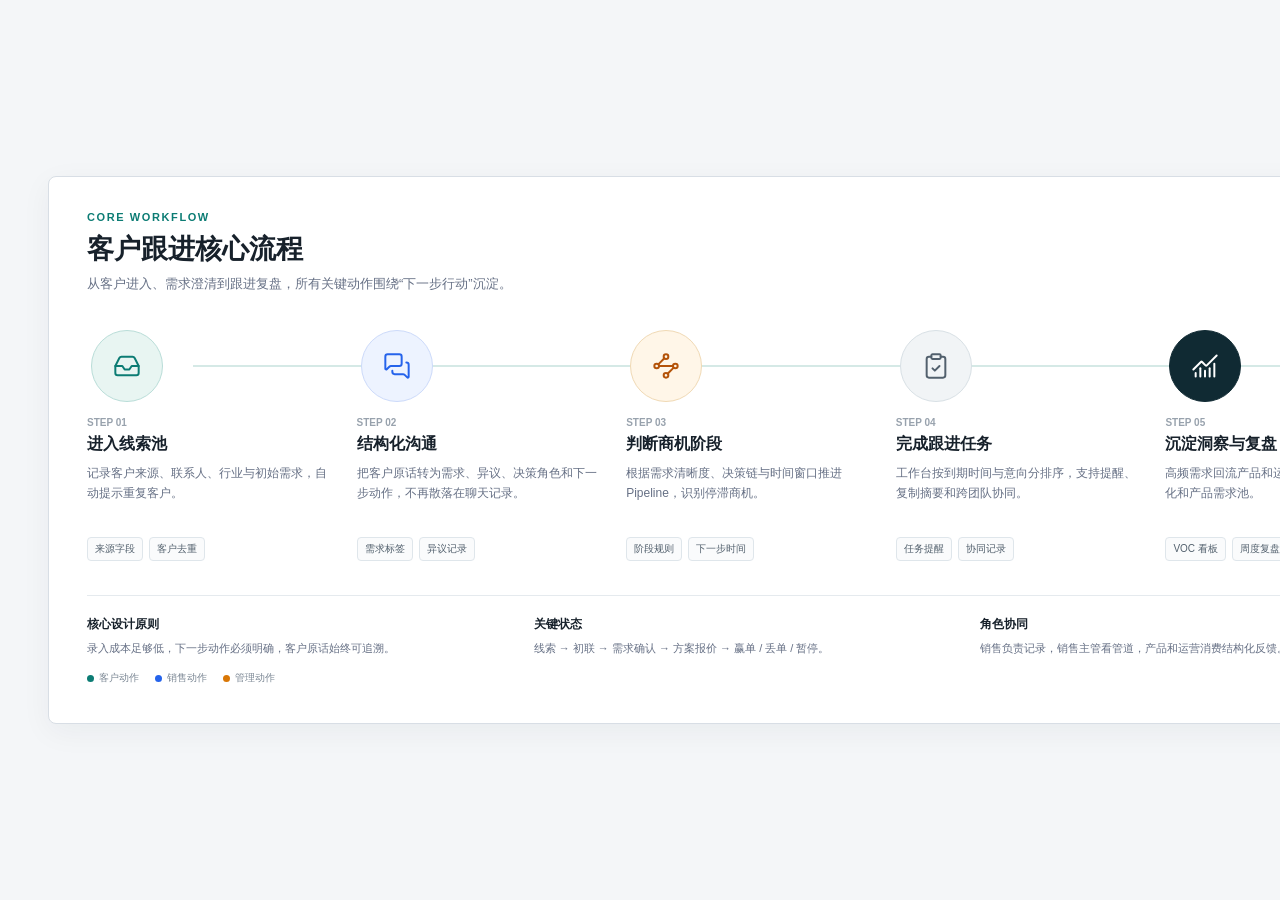
<file: product/prototype/flow.html>
<!doctype html>
<html lang="zh-CN">
<head>
  <meta charset="utf-8">
  <meta name="viewport" content="width=device-width, initial-scale=1">
  <title>客户跟进核心流程</title>
  <style>
    * { box-sizing: border-box; }
    body {
      margin: 0;
      min-height: 100vh;
      background: #f4f6f8;
      color: #17212b;
      font-family: "Microsoft YaHei", "PingFang SC", Arial, sans-serif;
      display: grid;
      place-items: center;
      padding: 48px;
    }
    .flow {
      width: 1400px;
      max-width: 100%;
      background: #fff;
      border: 1px solid #d8dee5;
      border-radius: 8px;
      padding: 34px 38px 38px;
      box-shadow: 0 8px 30px rgba(16,42,51,.05);
    }
    .kicker { color: #0c7c74; font-size: 11px; letter-spacing: 1.6px; font-weight: 700; }
    h1 { margin: 8px 0 8px; font-size: 27px; letter-spacing: 0; }
    .sub { color: #667085; font-size: 13px; margin: 0 0 32px; }
    .track { display: grid; grid-template-columns: repeat(5, 1fr); gap: 26px; align-items: stretch; position: relative; }
    .track::before {
      content: ""; position: absolute; top: 40px; left: 8%; right: 8%; height: 2px;
      background: #d5e9e6;
    }
    .step { position: relative; padding-top: 5px; }
    .node {
      width: 72px; height: 72px; border-radius: 50%; position: relative; z-index: 1;
      border: 1px solid #b9ddd8; background: #e8f5f2; color: #0c7c74;
      display: grid; place-items: center; margin-left: 4px;
    }
    .node svg { width: 28px; height: 28px; stroke-width: 1.7; }
    .step:nth-child(2) .node { background: #edf3ff; color: #2563eb; border-color: #ccdafa; }
    .step:nth-child(3) .node { background: #fff6e8; color: #b45309; border-color: #f0d9b4; }
    .step:nth-child(4) .node { background: #f1f4f6; color: #52606d; border-color: #d8e0e5; }
    .step:nth-child(5) .node { background: #102a33; color: #fff; border-color: #102a33; }
    .step-no { font-size: 10px; color: #98a2ad; font-weight: 700; margin-top: 15px; }
    .step h3 { font-size: 16px; margin: 6px 0 8px; }
    .step p { margin: 0; color: #667085; line-height: 1.7; font-size: 12px; min-height: 62px; }
    .artifacts { display: flex; flex-wrap: wrap; gap: 6px; margin-top: 12px; }
    .tag { font-size: 10px; padding: 4px 7px; border: 1px solid #dfe6eb; border-radius: 4px; color: #52606d; background: #fafbfc; }
    .bottom {
      margin-top: 34px; padding-top: 20px; border-top: 1px solid #e5eaee;
      display: grid; grid-template-columns: 1fr 1fr 1fr; gap: 18px;
    }
    .bottom div strong { display: block; font-size: 12px; margin-bottom: 5px; }
    .bottom div span { color: #667085; font-size: 11px; line-height: 1.65; }
    .legend { display: flex; gap: 16px; margin-top: 14px; font-size: 10px; color: #7b8794; }
    .legend span { display: inline-flex; align-items: center; gap: 5px; }
    .legend i { width: 7px; height: 7px; border-radius: 50%; background: #0c7c74; }
  </style>
</head>
<body>
  <main class="flow">
    <div class="kicker">CORE WORKFLOW</div>
    <h1>客户跟进核心流程</h1>
    <p class="sub">从客户进入、需求澄清到跟进复盘，所有关键动作围绕“下一步行动”沉淀。</p>
    <div class="track">
      <section class="step">
        <div class="node"><i data-lucide="inbox"></i></div>
        <div class="step-no">STEP 01</div>
        <h3>进入线索池</h3>
        <p>记录客户来源、联系人、行业与初始需求，自动提示重复客户。</p>
        <div class="artifacts"><span class="tag">来源字段</span><span class="tag">客户去重</span></div>
      </section>
      <section class="step">
        <div class="node"><i data-lucide="messages-square"></i></div>
        <div class="step-no">STEP 02</div>
        <h3>结构化沟通</h3>
        <p>把客户原话转为需求、异议、决策角色和下一步动作，不再散落在聊天记录。</p>
        <div class="artifacts"><span class="tag">需求标签</span><span class="tag">异议记录</span></div>
      </section>
      <section class="step">
        <div class="node"><i data-lucide="waypoints"></i></div>
        <div class="step-no">STEP 03</div>
        <h3>判断商机阶段</h3>
        <p>根据需求清晰度、决策链与时间窗口推进 Pipeline，识别停滞商机。</p>
        <div class="artifacts"><span class="tag">阶段规则</span><span class="tag">下一步时间</span></div>
      </section>
      <section class="step">
        <div class="node"><i data-lucide="clipboard-check"></i></div>
        <div class="step-no">STEP 04</div>
        <h3>完成跟进任务</h3>
        <p>工作台按到期时间与意向分排序，支持提醒、复制摘要和跨团队协同。</p>
        <div class="artifacts"><span class="tag">任务提醒</span><span class="tag">协同记录</span></div>
      </section>
      <section class="step">
        <div class="node"><i data-lucide="chart-no-axes-combined"></i></div>
        <div class="step-no">STEP 05</div>
        <h3>沉淀洞察与复盘</h3>
        <p>高频需求回流产品和运营，形成周报、话术优化和产品需求池。</p>
        <div class="artifacts"><span class="tag">VOC 看板</span><span class="tag">周度复盘</span></div>
      </section>
    </div>
    <div class="bottom">
      <div><strong>核心设计原则</strong><span>录入成本足够低，下一步动作必须明确，客户原话始终可追溯。</span></div>
      <div><strong>关键状态</strong><span>线索 → 初联 → 需求确认 → 方案报价 → 赢单 / 丢单 / 暂停。</span></div>
      <div><strong>角色协同</strong><span>销售负责记录，销售主管看管道，产品和运营消费结构化反馈。</span></div>
    </div>
    <div class="legend"><span><i></i>客户动作</span><span><i style="background:#2563eb"></i>销售动作</span><span><i style="background:#d97706"></i>管理动作</span></div>
  </main>
  <script src="./assets/lucide.min.js"></script>
  <script>window.lucide && window.lucide.createIcons();</script>
</body>
</html>
</file>
<file: assets/vcard.css>
/* vCard layout and palette adapted from codewithsadee, MIT, 2022.
   The upstream license is included as LICENSE-vCard.txt. */
:root {
  color-scheme: dark;
  --bg: #121212;
  --panel: #202022;
  --card: #272729;
  --text: #f6f3eb;
  --muted: #c4c1b9;
  --border: #3b3b3d;
  --accent: #ffd571;
  --accent-ink: #2d210b;
  --accent-soft: #392f1e;
  --chart-bar: #b9b7bc;
  --shadow: 0 14px 34px #0005;
  font-family: "DM Sans", "Microsoft YaHei UI", "PingFang SC", "Noto Sans SC", system-ui, sans-serif;
}
:root[data-theme="light"] {
  color-scheme: light;
  --bg: #f4f0e8;
  --panel: #fffcf7;
  --card: #f8f3eb;
  --text: #29251f;
  --muted: #5c554b;
  --border: #e0d7c9;
  --accent: #87560f;
  --accent-ink: #fff8ed;
  --accent-soft: #f5e8cb;
  --chart-bar: #787478;
  --shadow: 0 12px 34px #593a1010;
}
* { box-sizing: border-box; }
[hidden] { display: none !important; }
body { margin: 0; background: var(--bg); color: var(--text); }
a { color: inherit; text-underline-offset: .2em; }
a:focus-visible, button:focus-visible, summary:focus-visible { outline: 2px solid var(--accent); outline-offset: 4px; }
a, button { -webkit-tap-highlight-color: transparent; }
.skip-link { position: fixed; z-index: 10; left: 10px; top: 10px; transform: translateY(-160%); padding: 10px; background: var(--panel); }
.skip-link:focus { transform: none; }
.vcard-layout { width: min(1240px, calc(100% - 72px)); margin: 52px auto 60px; display: grid; grid-template-columns: 250px minmax(0,1fr); align-items: start; gap: 24px; }
.profile, .workspace { background: var(--panel); border: 1px solid var(--border); border-radius: 22px; box-shadow: var(--shadow); }
.profile { padding: 28px 22px 22px; position: sticky; top: 26px; }
.profile-main { display: grid; justify-items: center; text-align: center; gap: 15px; }
.portrait { display: block; object-fit: cover; object-position: center 28%; width: 104px; height: 104px; border-radius: 24px; border: 1px solid var(--border); background: var(--card); }
.identity { display: grid; justify-items: center; gap: 9px; }
.identity strong { font-size: 27px; letter-spacing: .04em; }
.identity > span { background: var(--card); color: var(--muted); border: 1px solid var(--border); border-radius: 8px; font-size: 13px; padding: 5px 11px; }
.profile-body { border-top: 1px solid var(--border); margin-top: 23px; padding-top: 18px; }
.contact-list { display: grid; gap: 14px; margin: 0 0 20px; padding: 0; list-style: none; }
.contact-list li { display: grid; grid-template-columns: 34px minmax(0,1fr); gap: 10px; align-items: center; }
.contact-icon { display: grid; place-items: center; width: 34px; height: 34px; background: var(--card); border: 1px solid var(--border); border-radius: 8px; color: var(--accent); }
.contact-list li div > span { display: block; margin-bottom: 2px; color: var(--muted); font-size: 11px; }
.contact-list a { display: inline-block; font-size: 13px; overflow-wrap: anywhere; text-decoration: none; }
.contact-list a:hover { text-decoration: underline; }
.profile-actions { display: grid; gap: 8px; }
.pdf-actions { display: grid; }
.pdf-download {
  display: flex;
  align-items: center;
  min-height: 44px;
  padding-inline: 12px;
  color: var(--accent);
  font-size: 13px;
  font-weight: 600;
  text-underline-offset: 3px;
}
.pdf-download:hover { text-decoration-thickness: 2px; }
.button { min-height: 44px; display: flex; align-items: center; justify-content: space-between; gap: 8px; padding: 8px 12px; border: 1px solid transparent; border-radius: 9px; text-decoration: none; font-size: 14px; font-weight: 700; }
.primary { color: var(--accent-ink); background: var(--accent); }
.primary:hover { filter: brightness(1.08); }
.secondary { border-color: var(--border); background: var(--card); }
.secondary:hover { border-color: var(--accent); }
.workspace { overflow: hidden; min-width: 0; }
.toolbar { display: flex; gap: 6px; align-items: center; justify-content: flex-end; padding: 0 14px 0 16px; background: var(--card); border-bottom: 1px solid var(--border); }
.tabs { display: flex; min-width: 0; gap: 10px; margin-right: auto; }
.tabs a, .theme-toggle { min-height: 52px; min-width: 0; display: flex; align-items: center; justify-content: center; gap: 6px; padding: 0 14px; color: var(--muted); font: inherit; font-size: 14px; font-weight: 700; white-space: nowrap; }
.tabs a { text-decoration: none; border-bottom: 2px solid transparent; }
.tabs a:hover, .theme-toggle:hover { color: var(--accent); }
.tabs a[aria-current="page"] { color: var(--accent); border-bottom-color: var(--accent); }
.tabs a:focus-visible, .theme-toggle:focus-visible { outline-offset: -3px; }
.theme-toggle { cursor: pointer; background: transparent; border: 0; }
[data-theme-icon] { color: var(--accent); font-size: 17px; }
.view, .case-detail, .chart-section { padding: 30px 34px 36px; }
.role-line, .case-context { margin: 0 0 9px; color: var(--accent); font-weight: 700; font-size: 13px; line-height: 1.6; }
.view-heading { margin: 0; font-size: clamp(28px, 3.2vw, 43px); line-height: 1.24; letter-spacing: -.045em; text-wrap: balance; }
.view-heading:focus { outline: none; }
.view-heading::after { content: ""; display: block; margin-top: 15px; width: 38px; height: 4px; border-radius: 8px; background: var(--accent); }
.intro { max-width: 49em; color: var(--muted); margin: 16px 0 0; line-height: 1.82; font-size: 15px; }
.gallery-heading { font-size: 21px; margin: 25px 0 13px; }
.project-grid { display: grid; grid-template-columns: repeat(3,minmax(0,1fr)); gap: 13px; }
.project-card { min-width: 0; border: 1px solid var(--border); border-radius: 14px; background: var(--card); overflow: hidden; }
.project-card:hover, .project-card:focus-within { border-color: var(--accent); }
.project-link { display: flex; flex-direction: column; text-decoration: none; height: 100%; }
.project-link:focus-visible { outline-offset: -3px; }
.project-thumb { aspect-ratio: 1.85; position: relative; background: #ebebe7; overflow: hidden; border-bottom: 1px solid var(--border); }
.project-thumb img { width: 100%; height: 100%; display: block; object-fit: cover; object-position: center 24%; transition: transform .22s ease; }
.project-link:hover img { transform: scale(1.045); }
.project-thumb > span { position: absolute; left: 8px; bottom: 8px; padding: 3px 7px; border-radius: 4px; background: #161617e8; color: #fff4dc; font-size: 11px; }
.project-info { display: flex; flex-direction: column; flex: 1; padding: 13px; }
.project-info .case-context { margin-bottom: 5px; font-size: 11px; }
.project-info h3 { margin: 0; font-size: 17px; line-height: 1.45; }
.project-summary { margin: 7px 0 10px; color: var(--muted); font-size: 13px; line-height: 1.7; }
.project-open { margin-top: auto; color: var(--accent); font-size: 13px; font-weight: 700; }
.highlights { margin-top: 23px; padding: 17px 19px 5px; border: 1px solid var(--border); background: var(--card); border-radius: 13px; }
.highlights h2 { margin: 0 0 12px; font-size: 17px; }
.highlights dl { display: grid; grid-template-columns: repeat(3,minmax(0,1fr)); gap: 11px; margin: 0; }
.highlights dl > div { padding-left: 10px; border-left: 1px solid var(--border); }
.highlights dt, .iteration-list dt { color: var(--accent); font-size: 17px; font-weight: 800; }
.highlights dd, .iteration-list dd { margin: 4px 0 0; }
.highlights strong { font-size: 13px; }
.highlights dd p { display: none; }
.back-link, .case-link { display: inline-flex; align-items: center; gap: 7px; min-height: 44px; color: var(--accent); font-size: 14px; font-weight: 700; }
.back-link { text-decoration: none; margin: -8px 0 12px; }
.back-link:hover { text-decoration: underline; }
.story-steps { margin: 23px 0 0; display: grid; grid-template-columns: repeat(2,minmax(0,1fr)); gap: 12px; }
.story-steps > div { background: var(--card); border: 1px solid var(--border); border-radius: 11px; padding: 14px 16px; }
.story-steps dt { color: var(--accent); margin-bottom: 5px; font-size: 13px; font-weight: 750; }
.story-steps dd { margin: 0; color: var(--text); font-size: 15px; line-height: 1.8; }
.case-actions { display: flex; flex-wrap: wrap; gap: 8px 18px; margin-top: 8px; }
.case-figure { margin: 13px 0 0; }
.case-figure img { display: block; width: 100%; height: auto; border-radius: 10px; border: 1px solid var(--border); background: var(--card); }
.case-figure figcaption { margin: 8px 0 0; font-size: 13px; color: var(--muted); }
.timeline { list-style: none; padding: 0 0 0 19px; margin: 22px 0 5px; border-left: 1px solid var(--border); }
.timeline li { position: relative; padding: 0 0 16px 8px; }
.timeline li::before { content: ""; position: absolute; width: 8px; height: 8px; top: 6px; left: -24px; border-radius: 50%; background: var(--accent); box-shadow: 0 0 0 4px var(--accent-soft); }
.timeline time { color: var(--accent); font-size: 12px; }
.timeline h3 { margin: 4px 0; font-size: 17px; }
.timeline p, .iteration-list p { margin: 0; color: var(--muted); font-size: 14px; line-height: 1.8; }
.iteration-list { margin: 23px 0 5px; }
.iteration-list > div { display: grid; grid-template-columns: 90px minmax(0,1fr); gap: 12px; border-top: 1px solid var(--border); padding: 12px 0; }
.iteration-list dd { margin: 0; }
.iteration-list strong { font-size: 15px; }
.chart-card { background: var(--card); border: 1px solid var(--border); border-radius: 12px; padding: 14px; }
.chart-heading small { color: var(--accent); }
.chart-heading h3 { margin: 5px 0; }
.chart-heading p { color: var(--muted); font-size: 13px; }
.chart-canvas { height: 360px; }
details { max-width: 100%; overflow-x: auto; }
summary { cursor: pointer; min-height: 44px; padding-top: 12px; }
table { width: 100%; border-collapse: collapse; font-size: 13px; }
th, td { text-align: left; padding: 5px; border: 1px solid var(--border); }
.preview-directory .workspace { width: min(690px,calc(100% - 32px)); margin: 9vh auto; padding: clamp(20px,5vw,39px); }
.directory-grid { display: grid; gap: 9px; margin-top: 22px; }
.directory-link { display: flex; justify-content: space-between; gap: 8px; padding: 12px 14px; text-decoration: none; border-radius: 9px; border: 1px solid var(--border); background: var(--card); }
.directory-link span { color: var(--accent); font-size: 13px; }
.directory-link:hover { border-color: var(--accent); }

@media (max-width: 1060px) {
  .vcard-layout { width: calc(100% - 40px); grid-template-columns: 218px minmax(0,1fr); gap: 15px; margin-top: 28px; }
  .view, .case-detail, .chart-section { padding: 24px; }
  .project-grid { grid-template-columns: repeat(2,minmax(0,1fr)); }
}
@media (max-width: 760px) {
  .vcard-layout { width: min(580px,calc(100% - 24px)); display: block; margin: 12px auto 30px; }
  .profile { position: static; padding: 15px; margin-bottom: 12px; }
  .profile-main { display: flex; text-align: left; gap: 13px; }
  .portrait { width: 59px; height: 59px; border-radius: 13px; }
  .identity { justify-items: start; gap: 2px; }
  .identity strong { font-size: 20px; }
  .identity > span { font-size: 11px; padding: 2px 7px; }
  .profile-body { margin-top: 12px; padding-top: 12px; }
  .contact-list { display: flex; flex-wrap: wrap; column-gap: 13px; row-gap: 5px; margin-bottom: 9px; }
  .contact-list li { display: flex; gap: 4px; }
  .contact-list li div > span { display: none; }
  .contact-icon { width: 23px; height: 23px; font-size: 11px; }
  .contact-list a { font-size: 12px; }
  .profile-actions { grid-template-columns: repeat(2,minmax(0,1fr)); }
  .button { min-height: 44px; font-size: 12px; }
  .toolbar { padding: 0 5px; }
  .tabs { gap: 0; }
  .tabs a, .theme-toggle { min-height: 45px; padding: 0 9px; font-size: 12px; }
  .view, .case-detail, .chart-section { padding: 19px 16px 23px; }
  .view-heading { font-size: clamp(25px,7vw,33px); }
  .intro { font-size: 14px; }
  .gallery-heading { margin-top: 21px; }
  .project-grid, .story-steps { grid-template-columns: 1fr; }
  .project-thumb { aspect-ratio: 2.25; }
  .story-steps dd { font-size: 14px; }
  .chart-canvas { height: 280px; }
  table { font-size: 11px; }
}
@media (prefers-reduced-motion: reduce) { .project-thumb img { transition: none; } }


.internship-entry { display: flex; flex-wrap: wrap; align-items: center; gap: 4px 9px; margin-top: 12px; }
.internship-entry > span { font-size: 12px; color: var(--muted); }
.internship-entry a { font-size: 13px; color: var(--accent); padding: 4px 8px; border: 1px solid var(--border); border-radius: 7px; text-decoration: none; }
.internship-entry a:hover { border-color: var(--accent); }
.case-background { margin-top: 19px; border-left: 3px solid var(--accent); padding-left: 13px; }
.case-background strong, .experience-job { color: var(--accent); font-size: 13px; }
.case-background p, .education p { margin: 5px 0 0; color: var(--muted); font-size: 14px; line-height: 1.75; }
.education { margin: 20px 0 8px; border-top: 1px solid var(--border); padding-top: 11px; }
.education h3 { margin: 0 0 5px; font-size: 16px; }

.featured-demo { display:grid; grid-template-columns:minmax(0,1fr) minmax(0,.9fr); align-items:center; gap:18px; margin-top:20px; padding:16px; border:1px solid var(--border); border-radius:13px; background:var(--card); }
.demo-copy .role-line { margin-bottom:5px; }
.demo-copy h2 { margin:0; font-size:22px; line-height:1.35; }
.demo-copy > p:not(.role-line) { margin:7px 0 11px; color:var(--muted); font-size:14px; line-height:1.65; }
.demo-actions { display:flex; gap:8px; flex-wrap:wrap; }
.demo-actions .button { justify-content:center; }
.demo-visual { display:block; min-width:0; }
.demo-visual img { display:block; width:100%; height:140px; object-fit:cover; object-position:top left; border-radius:8px; border:1px solid var(--border); }
.featured-analysis { margin-top:7px; }
@media(max-width:760px) {
  .featured-demo { grid-template-columns:1fr; padding:13px; margin-top:14px; gap:10px; }
  .demo-copy h2 { font-size:19px; }
  .demo-visual img { height:112px; }
}
</file>
